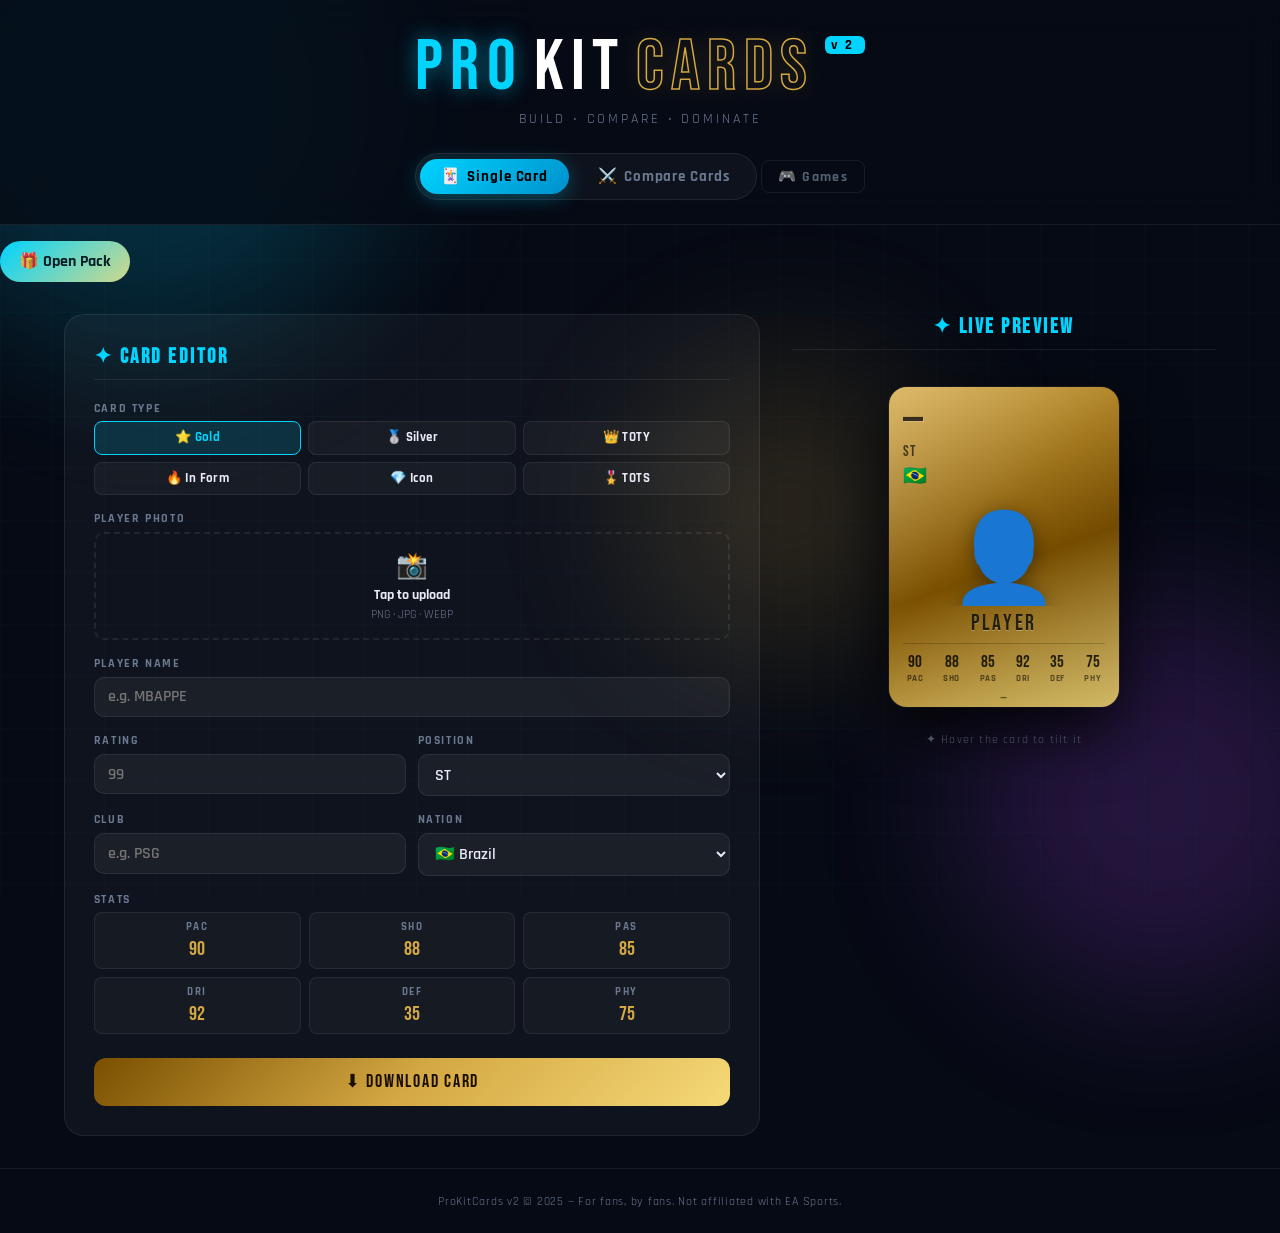
<file: index.html>
<!DOCTYPE html>
<html lang="en">
<head>
  <meta charset="UTF-8"/>
  <meta name="viewport" content="width=device-width, initial-scale=1.0"/>
  <title>ProKitCards — FIFA Card Generator</title>
  <link rel="manifest" href="manifest.json"/>
  <meta name="theme-color" content="#05060b"/>
  <meta name="mobile-web-app-capable" content="yes"/>
  <meta name="apple-mobile-web-app-status-bar-style" content="black-translucent"/>
  <link rel="apple-touch-icon" href="assets/icons/manifest-icon.svg"/>
  <link rel="stylesheet" href="style.css"/>
  <link href="https://fonts.googleapis.com/css2?family=Bebas+Neue&family=Rajdhani:wght@400;600;700&family=Orbitron:wght@400;700;900&display=swap" rel="stylesheet"/>
</head>
<body>

  <!-- Animated background -->
  <div class="bg-wrap">
    <div class="bg-grid"></div>
    <div class="bg-orb orb1"></div>
    <div class="bg-orb orb2"></div>
    <div class="bg-orb orb3"></div>
    <div class="particles" id="particles"></div>
  </div>

  <!-- Header -->
  <header class="site-header">
    <div class="header-inner">
      <div class="logo">
        <span class="logo-pro">PRO</span><span class="logo-kit">KIT</span><span class="logo-cards">CARDS</span>
        <div class="logo-badge">v2</div>
      </div>
      <p class="tagline">Build • Compare • Dominate</p>
      <div class="mode-toggle">
        <button class="mode-btn active" id="btnSingle" onclick="setMode('single')">
          <span class="mode-icon">🃏</span> Single Card
        </button>
        <button class="mode-btn" id="btnCompare" onclick="setMode('compare')">
          <span class="mode-icon">⚔️</span> Compare Cards
        </button>
      </div>
      <a href="games.html" style="
        font-family:'Rajdhani',sans-serif; font-weight:700;
        font-size:.9rem; letter-spacing:.1em; color:#556070;
        text-decoration:none; border:1px solid rgba(255,255,255,.08);
        padding:.4rem 1rem; border-radius:8px; margin-top:.8rem;
        display:inline-block; transition:all .2s;
      ">🎮 Games</a>

    </div>
  </header>
      <a class="pack-link" href="pack.html">🎁 Open Pack</a>
    </div>
  </header>

  <!-- SINGLE MODE -->
  <div class="app-container" id="singleMode">
    <div class="editor-wrap">

      <section class="editor-panel glass">
        <h2 class="panel-title">✦ Card Editor</h2>

        <div class="field-group">
          <label>Card Type</label>
          <div class="card-type-grid" id="typeGrid1">
            <button class="type-btn active" data-card="1" data-color="#d4a843,#7a4f00,#f5d978" onclick="selectType(this,1)">⭐ Gold</button>
            <button class="type-btn" data-card="1" data-color="#b0b8c8,#5a6878,#dde4f0" onclick="selectType(this,1)">🥈 Silver</button>
            <button class="type-btn" data-card="1" data-color="#1a1aff,#0000aa,#7ab4ff" onclick="selectType(this,1)">👑 TOTY</button>
            <button class="type-btn" data-card="1" data-color="#2ecc71,#1a7a44,#a8f0c8" onclick="selectType(this,1)">🔥 In Form</button>
            <button class="type-btn" data-card="1" data-color="#b44aff,#6600cc,#e0aaff" onclick="selectType(this,1)">💎 Icon</button>
            <button class="type-btn" data-card="1" data-color="#ff4040,#aa0000,#ffaaaa" onclick="selectType(this,1)">🎖️ TOTS</button>
          </div>
        </div>

        <div class="field-group">
          <label>Player Photo</label>
          <div class="upload-zone" onclick="document.getElementById('photo1').click()">
            <input type="file" id="photo1" accept="image/*" hidden onchange="loadPhoto(this,1)"/>
            <div class="upload-inner">
              <div class="upload-icon">📸</div>
              <span>Tap to upload</span>
              <small>PNG · JPG · WEBP</small>
            </div>
          </div>
        </div>

        <div class="field-group">
          <label>Player Name</label>
          <input type="text" class="text-input" placeholder="e.g. MBAPPE" maxlength="14" oninput="updateCard(1)" id="name1"/>
        </div>

        <div class="field-row">
          <div class="field-group half">
            <label>Rating</label>
            <input type="number" class="text-input" id="rating1" placeholder="99" min="1" max="99" oninput="updateCard(1)"/>
          </div>
          <div class="field-group half">
            <label>Position</label>
            <select class="text-input" id="pos1" onchange="updateCard(1)">
              <option>ST</option><option>CF</option><option>LW</option><option>RW</option>
              <option>CAM</option><option>CM</option><option>CDM</option>
              <option>LB</option><option>RB</option><option>CB</option><option>GK</option>
            </select>
          </div>
        </div>

        <div class="field-row">
          <div class="field-group half">
            <label>Club</label>
            <input type="text" class="text-input" id="club1" placeholder="e.g. PSG" oninput="updateCard(1)"/>
          </div>
          <div class="field-group half">
            <label>Nation</label>
            <select class="text-input" id="nation1" onchange="updateCard(1)">
              <option value="🇧🇷">🇧🇷 Brazil</option>
              <option value="🇵🇹">🇵🇹 Portugal</option>
              <option value="🇦🇷">🇦🇷 Argentina</option>
              <option value="🇫🇷">🇫🇷 France</option>
              <option value="🇩🇪">🇩🇪 Germany</option>
              <option value="🇪🇸">🇪🇸 Spain</option>
              <option value="🏴󠁧󠁢󠁥󠁮󠁧󠁿">🏴󠁧󠁢󠁥󠁮󠁧󠁿 England</option>
              <option value="🇳🇱">🇳🇱 Netherlands</option>
              <option value="🇧🇪">🇧🇪 Belgium</option>
              <option value="🇮🇹">🇮🇹 Italy</option>
              <option value="🇳🇴">🇳🇴 Norway</option>
              <option value="🇸🇳">🇸🇳 Senegal</option>
              <option value="🇧🇩">🇧🇩 Bangladesh</option>
              <option value="🇯🇵">🇯🇵 Japan</option>
              <option value="🇰🇷">🇰🇷 South Korea</option>
              <option value="🇺🇸">🇺🇸 USA</option>
            </select>
          </div>
        </div>

        <div class="field-group">
          <label>Stats</label>
          <div class="stats-grid">
            <div class="stat-input-item"><span class="stat-label">PAC</span><input type="number" id="s1-pac" class="stat-input" value="90" min="1" max="99" oninput="updateCard(1)"/></div>
            <div class="stat-input-item"><span class="stat-label">SHO</span><input type="number" id="s1-sho" class="stat-input" value="88" min="1" max="99" oninput="updateCard(1)"/></div>
            <div class="stat-input-item"><span class="stat-label">PAS</span><input type="number" id="s1-pas" class="stat-input" value="85" min="1" max="99" oninput="updateCard(1)"/></div>
            <div class="stat-input-item"><span class="stat-label">DRI</span><input type="number" id="s1-dri" class="stat-input" value="92" min="1" max="99" oninput="updateCard(1)"/></div>
            <div class="stat-input-item"><span class="stat-label">DEF</span><input type="number" id="s1-def" class="stat-input" value="35" min="1" max="99" oninput="updateCard(1)"/></div>
            <div class="stat-input-item"><span class="stat-label">PHY</span><input type="number" id="s1-phy" class="stat-input" value="75" min="1" max="99" oninput="updateCard(1)"/></div>
          </div>
        </div>

        <button class="download-btn" onclick="downloadCard('card1')">⬇ Download Card</button>
      </section>

      <section class="preview-panel">
        <h2 class="panel-title">✦ Live Preview</h2>
        <div class="card-wrapper">
          <div class="fifa-card" id="card1">
            <div class="card-bg" id="bg1"></div>
            <div class="card-shine"></div>
            <div class="card-top">
              <div class="card-rating" id="cr1">90</div>
              <div class="card-pos" id="cp1">ST</div>
              <div class="card-flag" id="cf1">🇧🇷</div>
            </div>
            <div class="card-photo-wrap">
              <div class="card-photo" id="cph1"><div class="photo-placeholder">👤</div></div>
            </div>
            <div class="card-name" id="cn1">PLAYER</div>
            <div class="card-divider"></div>
            <div class="card-stats" id="cst1">
              <div class="stat-item"><span class="sv">90</span><span class="sk">PAC</span></div>
              <div class="stat-item"><span class="sv">88</span><span class="sk">SHO</span></div>
              <div class="stat-item"><span class="sv">85</span><span class="sk">PAS</span></div>
              <div class="stat-item"><span class="sv">92</span><span class="sk">DRI</span></div>
              <div class="stat-item"><span class="sv">35</span><span class="sk">DEF</span></div>
              <div class="stat-item"><span class="sv">75</span><span class="sk">PHY</span></div>
            </div>
            <div class="card-club" id="ccl1">Club Name</div>
          </div>
        </div>
        <p class="preview-hint">✦ Hover the card to tilt it</p>
      </section>

    </div>
  </div>

  <!-- COMPARE MODE -->
  <div class="app-container hidden" id="compareMode">
    <div class="compare-header glass">
      <h2>⚔️ Head-to-Head Card Battle</h2>
      <p>Build two cards and see who wins each stat</p>
    </div>

    <div class="compare-grid">

      <!-- Player A -->
      <div class="compare-editor glass">
        <h3 class="compare-editor-title player-a-title">🔵 Player A</h3>
        <div class="field-group">
          <label>Card Type</label>
          <div class="card-type-grid" id="typeGrid2">
            <button class="type-btn active" data-card="2" data-color="#d4a843,#7a4f00,#f5d978" onclick="selectType(this,2)">⭐ Gold</button>
            <button class="type-btn" data-card="2" data-color="#b44aff,#6600cc,#e0aaff" onclick="selectType(this,2)">💎 Icon</button>
            <button class="type-btn" data-card="2" data-color="#1a1aff,#0000aa,#7ab4ff" onclick="selectType(this,2)">👑 TOTY</button>
          </div>
        </div>
        <div class="field-group">
          <label>Photo</label>
          <div class="upload-zone small" onclick="document.getElementById('photo2').click()">
            <input type="file" id="photo2" accept="image/*" hidden onchange="loadPhoto(this,2)"/>
            <div class="upload-inner"><div class="upload-icon">📸</div><span>Upload</span></div>
          </div>
        </div>
        <div class="field-group">
          <label>Name</label>
          <input type="text" class="text-input" id="name2" placeholder="PLAYER A" maxlength="14" oninput="updateCard(2);compareCards()"/>
        </div>
        <div class="field-row">
          <div class="field-group half"><label>Rating</label><input type="number" class="text-input" id="rating2" placeholder="99" min="1" max="99" oninput="updateCard(2);compareCards()"/></div>
          <div class="field-group half"><label>Position</label>
            <select class="text-input" id="pos2" onchange="updateCard(2)">
              <option>ST</option><option>CF</option><option>LW</option><option>RW</option>
              <option>CAM</option><option>CM</option><option>CDM</option>
              <option>LB</option><option>RB</option><option>CB</option><option>GK</option>
            </select>
          </div>
        </div>
        <div class="field-group">
          <label>Nation</label>
          <select class="text-input" id="nation2" onchange="updateCard(2)">
            <option value="🇧🇷">🇧🇷 Brazil</option><option value="🇵🇹">🇵🇹 Portugal</option>
            <option value="🇦🇷">🇦🇷 Argentina</option><option value="🇫🇷">🇫🇷 France</option>
            <option value="🇩🇪">🇩🇪 Germany</option><option value="🇪🇸">🇪🇸 Spain</option>
            <option value="🏴󠁧󠁢󠁥󠁮󠁧󠁿">🏴󠁧󠁢󠁥󠁮󠁧󠁿 England</option><option value="🇧🇩">🇧🇩 Bangladesh</option>
          </select>
        </div>
        <div class="field-group">
          <label>Stats</label>
          <div class="stats-grid">
            <div class="stat-input-item"><span class="stat-label">PAC</span><input type="number" id="s2-pac" class="stat-input" value="95" min="1" max="99" oninput="updateCard(2);compareCards()"/></div>
            <div class="stat-input-item"><span class="stat-label">SHO</span><input type="number" id="s2-sho" class="stat-input" value="92" min="1" max="99" oninput="updateCard(2);compareCards()"/></div>
            <div class="stat-input-item"><span class="stat-label">PAS</span><input type="number" id="s2-pas" class="stat-input" value="80" min="1" max="99" oninput="updateCard(2);compareCards()"/></div>
            <div class="stat-input-item"><span class="stat-label">DRI</span><input type="number" id="s2-dri" class="stat-input" value="96" min="1" max="99" oninput="updateCard(2);compareCards()"/></div>
            <div class="stat-input-item"><span class="stat-label">DEF</span><input type="number" id="s2-def" class="stat-input" value="30" min="1" max="99" oninput="updateCard(2);compareCards()"/></div>
            <div class="stat-input-item"><span class="stat-label">PHY</span><input type="number" id="s2-phy" class="stat-input" value="78" min="1" max="99" oninput="updateCard(2);compareCards()"/></div>
          </div>
        </div>
      </div>

      <!-- Center -->
      <div class="compare-center">
        <div class="vs-cards">
          <div class="fifa-card mini" id="card2">
            <div class="card-bg" id="bg2"></div>
            <div class="card-shine"></div>
            <div class="card-top"><div class="card-rating" id="cr2">95</div><div class="card-pos" id="cp2">ST</div><div class="card-flag" id="cf2">🇧🇷</div></div>
            <div class="card-photo-wrap"><div class="card-photo" id="cph2"><div class="photo-placeholder">👤</div></div></div>
            <div class="card-name" id="cn2">PLAYER A</div>
            <div class="card-divider"></div>
            <div class="card-stats" id="cst2">
              <div class="stat-item"><span class="sv">95</span><span class="sk">PAC</span></div>
              <div class="stat-item"><span class="sv">92</span><span class="sk">SHO</span></div>
              <div class="stat-item"><span class="sv">80</span><span class="sk">PAS</span></div>
              <div class="stat-item"><span class="sv">96</span><span class="sk">DRI</span></div>
              <div class="stat-item"><span class="sv">30</span><span class="sk">DEF</span></div>
              <div class="stat-item"><span class="sv">78</span><span class="sk">PHY</span></div>
            </div>
            <div class="card-club" id="ccl2">—</div>
          </div>

          <div class="vs-badge">VS</div>

          <div class="fifa-card mini" id="card3">
            <div class="card-bg" id="bg3"></div>
            <div class="card-shine"></div>
            <div class="card-top"><div class="card-rating" id="cr3">90</div><div class="card-pos" id="cp3">ST</div><div class="card-flag" id="cf3">🇵🇹</div></div>
            <div class="card-photo-wrap"><div class="card-photo" id="cph3"><div class="photo-placeholder">👤</div></div></div>
            <div class="card-name" id="cn3">PLAYER B</div>
            <div class="card-divider"></div>
            <div class="card-stats" id="cst3">
              <div class="stat-item"><span class="sv">85</span><span class="sk">PAC</span></div>
              <div class="stat-item"><span class="sv">94</span><span class="sk">SHO</span></div>
              <div class="stat-item"><span class="sv">88</span><span class="sk">PAS</span></div>
              <div class="stat-item"><span class="sv">90</span><span class="sk">DRI</span></div>
              <div class="stat-item"><span class="sv">35</span><span class="sk">DEF</span></div>
              <div class="stat-item"><span class="sv">77</span><span class="sk">PHY</span></div>
            </div>
            <div class="card-club" id="ccl3">—</div>
          </div>
        </div>

        <div class="stat-bars" id="statBars">
          <div class="stat-bar-row"><span class="bar-val a" id="bar-a-pac">95</span><div class="bar-track"><div class="bar-fill a" id="fill-a-pac"></div><div class="bar-fill b" id="fill-b-pac"></div></div><span class="bar-val b" id="bar-b-pac">85</span><span class="bar-label">PAC</span></div>
          <div class="stat-bar-row"><span class="bar-val a" id="bar-a-sho">92</span><div class="bar-track"><div class="bar-fill a" id="fill-a-sho"></div><div class="bar-fill b" id="fill-b-sho"></div></div><span class="bar-val b" id="bar-b-sho">94</span><span class="bar-label">SHO</span></div>
          <div class="stat-bar-row"><span class="bar-val a" id="bar-a-pas">80</span><div class="bar-track"><div class="bar-fill a" id="fill-a-pas"></div><div class="bar-fill b" id="fill-b-pas"></div></div><span class="bar-val b" id="bar-b-pas">88</span><span class="bar-label">PAS</span></div>
          <div class="stat-bar-row"><span class="bar-val a" id="bar-a-dri">96</span><div class="bar-track"><div class="bar-fill a" id="fill-a-dri"></div><div class="bar-fill b" id="fill-b-dri"></div></div><span class="bar-val b" id="bar-b-dri">90</span><span class="bar-label">DRI</span></div>
          <div class="stat-bar-row"><span class="bar-val a" id="bar-a-def">30</span><div class="bar-track"><div class="bar-fill a" id="fill-a-def"></div><div class="bar-fill b" id="fill-b-def"></div></div><span class="bar-val b" id="bar-b-def">35</span><span class="bar-label">DEF</span></div>
          <div class="stat-bar-row"><span class="bar-val a" id="bar-a-phy">78</span><div class="bar-track"><div class="bar-fill a" id="fill-a-phy"></div><div class="bar-fill b" id="fill-b-phy"></div></div><span class="bar-val b" id="bar-b-phy">77</span><span class="bar-label">PHY</span></div>
        </div>

        <div class="winner-banner" id="winnerBanner">🏆 <span id="winnerName">PLAYER A wins!</span></div>
      </div>

      <!-- Player B -->
      <div class="compare-editor glass">
        <h3 class="compare-editor-title player-b-title">🔴 Player B</h3>
        <div class="field-group">
          <label>Card Type</label>
          <div class="card-type-grid" id="typeGrid3">
            <button class="type-btn active" data-card="3" data-color="#d4a843,#7a4f00,#f5d978" onclick="selectType(this,3)">⭐ Gold</button>
            <button class="type-btn" data-card="3" data-color="#b44aff,#6600cc,#e0aaff" onclick="selectType(this,3)">💎 Icon</button>
            <button class="type-btn" data-card="3" data-color="#ff4040,#aa0000,#ffaaaa" onclick="selectType(this,3)">🎖️ TOTS</button>
          </div>
        </div>
        <div class="field-group">
          <label>Photo</label>
          <div class="upload-zone small" onclick="document.getElementById('photo3').click()">
            <input type="file" id="photo3" accept="image/*" hidden onchange="loadPhoto(this,3)"/>
            <div class="upload-inner"><div class="upload-icon">📸</div><span>Upload</span></div>
          </div>
        </div>
        <div class="field-group">
          <label>Name</label>
          <input type="text" class="text-input" id="name3" placeholder="PLAYER B" maxlength="14" oninput="updateCard(3);compareCards()"/>
        </div>
        <div class="field-row">
          <div class="field-group half"><label>Rating</label><input type="number" class="text-input" id="rating3" placeholder="99" min="1" max="99" oninput="updateCard(3);compareCards()"/></div>
          <div class="field-group half"><label>Position</label>
            <select class="text-input" id="pos3" onchange="updateCard(3)">
              <option>ST</option><option>CF</option><option>LW</option><option>RW</option>
              <option>CAM</option><option>CM</option><option>CDM</option>
              <option>LB</option><option>RB</option><option>CB</option><option>GK</option>
            </select>
          </div>
        </div>
        <div class="field-group">
          <label>Nation</label>
          <select class="text-input" id="nation3" onchange="updateCard(3)">
            <option value="🇵🇹">🇵🇹 Portugal</option><option value="🇧🇷">🇧🇷 Brazil</option>
            <option value="🇦🇷">🇦🇷 Argentina</option><option value="🇫🇷">🇫🇷 France</option>
            <option value="🇩🇪">🇩🇪 Germany</option><option value="🇪🇸">🇪🇸 Spain</option>
            <option value="🏴󠁧󠁢󠁥󠁮󠁧󠁿">🏴󠁧󠁢󠁥󠁮󠁧󠁿 England</option><option value="🇧🇩">🇧🇩 Bangladesh</option>
          </select>
        </div>
        <div class="field-group">
          <label>Stats</label>
          <div class="stats-grid">
            <div class="stat-input-item"><span class="stat-label">PAC</span><input type="number" id="s3-pac" class="stat-input" value="85" min="1" max="99" oninput="updateCard(3);compareCards()"/></div>
            <div class="stat-input-item"><span class="stat-label">SHO</span><input type="number" id="s3-sho" class="stat-input" value="94" min="1" max="99" oninput="updateCard(3);compareCards()"/></div>
            <div class="stat-input-item"><span class="stat-label">PAS</span><input type="number" id="s3-pas" class="stat-input" value="88" min="1" max="99" oninput="updateCard(3);compareCards()"/></div>
            <div class="stat-input-item"><span class="stat-label">DRI</span><input type="number" id="s3-dri" class="stat-input" value="90" min="1" max="99" oninput="updateCard(3);compareCards()"/></div>
            <div class="stat-input-item"><span class="stat-label">DEF</span><input type="number" id="s3-def" class="stat-input" value="35" min="1" max="99" oninput="updateCard(3);compareCards()"/></div>
            <div class="stat-input-item"><span class="stat-label">PHY</span><input type="number" id="s3-phy" class="stat-input" value="77" min="1" max="99" oninput="updateCard(3);compareCards()"/></div>
          </div>
        </div>
      </div>

    </div>
  </div>

  <footer class="site-footer">
    <p>ProKitCards v2 &copy; 2025 &mdash; For fans, by fans. Not affiliated with EA Sports.</p>
  </footer>

  <script src="script.js"></script>
</body>
</html>
</file>
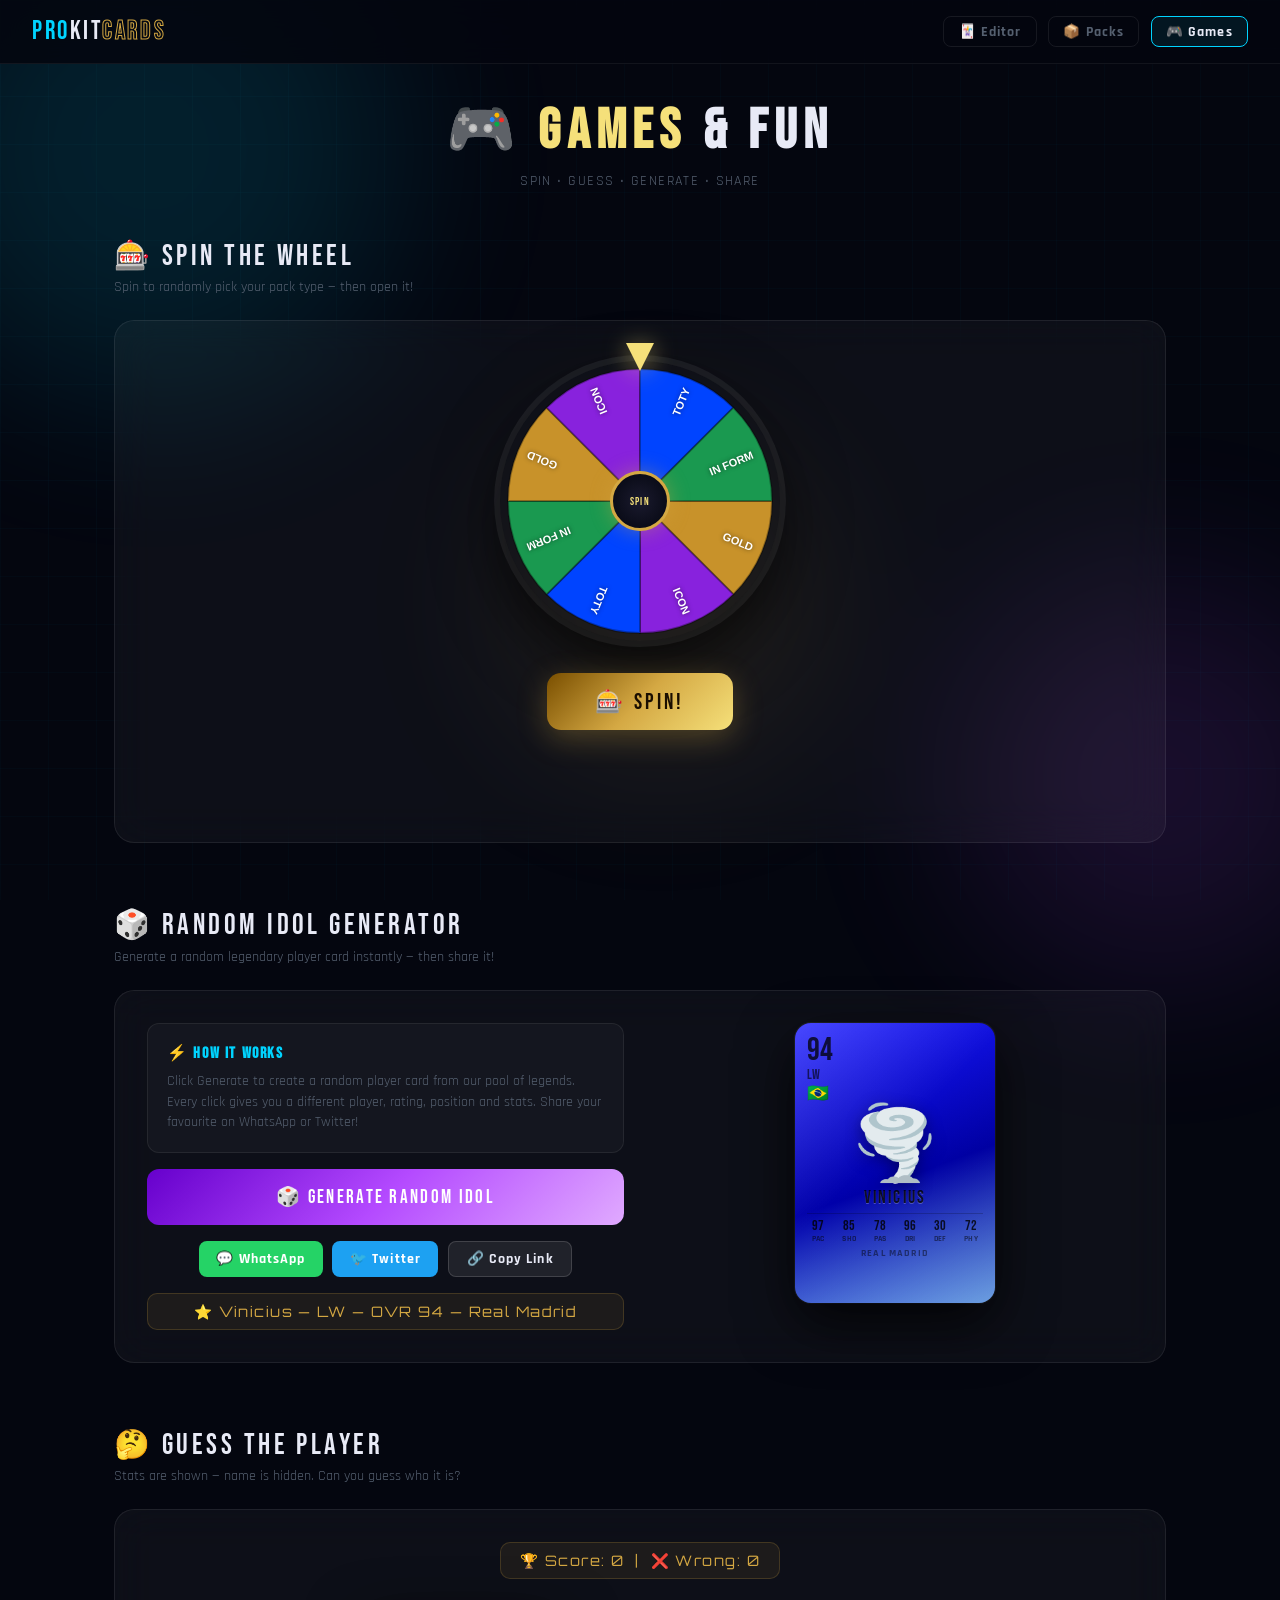
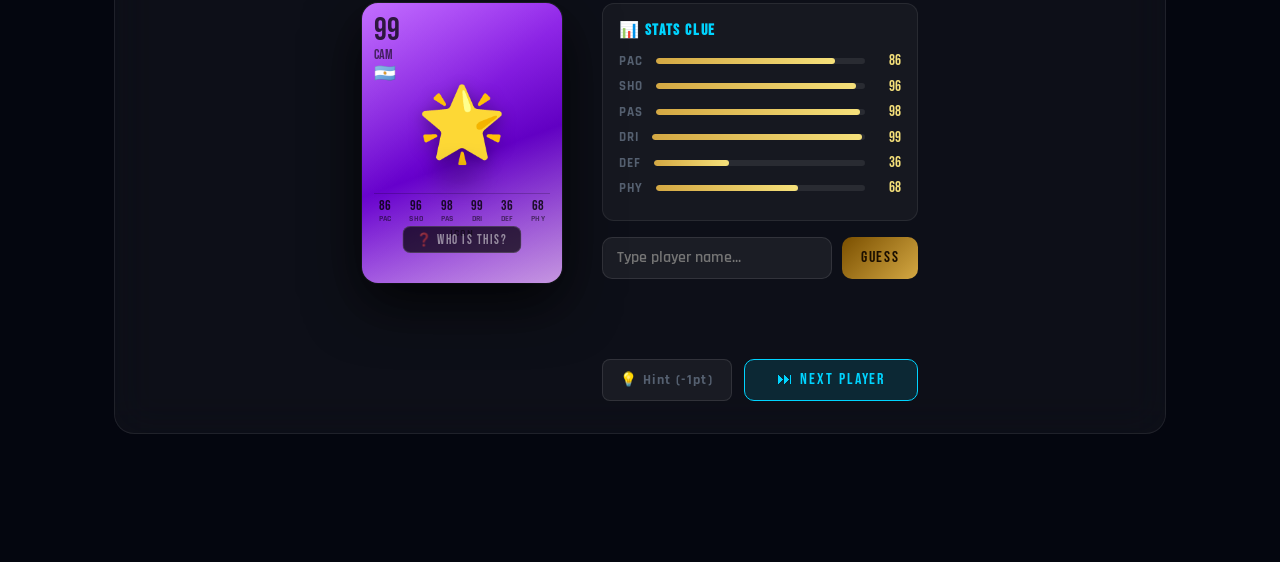
<file: Games.html>
<!DOCTYPE html>
<html lang="en">
<head>
  <meta charset="UTF-8"/>
  <meta name="viewport" content="width=device-width, initial-scale=1.0"/>
  <title>ProKitCards — Games</title>
  <link rel="manifest" href="manifest.json"/>
  <meta name="theme-color" content="#05060b"/>
  <meta name="mobile-web-app-capable" content="yes"/>
  <meta name="apple-mobile-web-app-status-bar-style" content="black-translucent"/>
  <link rel="apple-touch-icon" href="assets/icons/manifest-icon.svg"/>
  <link href="https://fonts.googleapis.com/css2?family=Bebas+Neue&family=Rajdhani:wght@400;600;700&family=Orbitron:wght@700;900&display=swap" rel="stylesheet"/>
  <style>
    *, *::before, *::after { box-sizing: border-box; margin: 0; padding: 0; }
    :root {
      --bg: #04060f; --gold1: #d4a843; --gold2: #f5e07a; --gold3: #7a4f00;
      --accent: #00d4ff; --text: #e8eaf6; --muted: #556070;
      --green: #2ecc71; --purple: #b44aff; --red: #ff4060;
      --font-h: 'Bebas Neue', sans-serif;
      --font-b: 'Rajdhani', sans-serif;
      --font-o: 'Orbitron', sans-serif;
    }
    html, body { min-height: 100%; background: var(--bg); color: var(--text); font-family: var(--font-b); overflow-x: hidden; }
    .bg-wrap { position: fixed; inset: 0; z-index: 0; pointer-events: none; }
    .bg-grid { position: absolute; inset: 0;
      background-image: linear-gradient(rgba(0,212,255,.025) 1px, transparent 1px), linear-gradient(90deg, rgba(0,212,255,.025) 1px, transparent 1px);
      background-size: 48px 48px; animation: gridDrift 25s linear infinite; }
    @keyframes gridDrift { to { background-position: 48px 48px; } }
    .bg-orb { position: absolute; border-radius: 50%; filter: blur(90px); opacity: .12; animation: orbFloat 9s ease-in-out infinite; }
    .orb1 { width:500px; height:500px; background:#00d4ff; top:-100px; left:-100px; animation-delay:0s; }
    .orb2 { width:400px; height:400px; background:#b44aff; bottom:-80px; right:-80px; animation-delay:-4s; }
    .orb3 { width:300px; height:300px; background:#d4a843; top:50%; left:40%; animation-delay:-7s; }
    @keyframes orbFloat { 0%,100%{transform:translateY(0) scale(1)} 50%{transform:translateY(-28px) scale(1.06)} }
    nav { position: relative; z-index: 100; display: flex; align-items: center; justify-content: space-between;
      padding: 1rem 2rem; border-bottom: 1px solid rgba(255,255,255,.06);
      background: rgba(4,6,15,.88); backdrop-filter: blur(18px); }
    .nav-logo { font-family: var(--font-h); font-size: 1.6rem; letter-spacing: .1em; }
    .nav-logo .p { color: var(--accent); } .nav-logo .c { color: transparent; -webkit-text-stroke: 1px var(--gold1); }
    .nav-links { display: flex; gap: .7rem; }
    .nav-link { font-family: var(--font-b); font-weight: 700; font-size: .85rem; letter-spacing: .08em;
      color: var(--muted); text-decoration: none; border: 1px solid rgba(255,255,255,.08);
      padding: .35rem .9rem; border-radius: 8px; transition: all .2s; }
    .nav-link:hover, .nav-link.active { color: var(--text); border-color: var(--accent); background: rgba(0,212,255,.08); }
    .page { position: relative; z-index: 10; max-width: 1100px; margin: 0 auto; padding: 2rem 1.5rem 4rem; }
    .page-title { font-family: var(--font-h); font-size: clamp(2rem,6vw,3.5rem); letter-spacing: .12em; text-align: center; margin-bottom: .4rem; }
    .page-title span { color: var(--gold2); }
    .page-sub { text-align: center; color: var(--muted); letter-spacing: .1em; font-size: .9rem; text-transform: uppercase; margin-bottom: 3rem; }
    .section { margin-bottom: 4rem; }
    .section-title { font-family: var(--font-h); font-size: 1.8rem; letter-spacing: .12em; margin-bottom: .3rem; }
    .section-desc { color: var(--muted); font-size: .9rem; margin-bottom: 1.5rem; }
    .glass { background: rgba(255,255,255,.04); backdrop-filter: blur(20px); border: 1px solid rgba(255,255,255,.08); border-radius: 20px; }
    .wheel-wrap { display: flex; flex-direction: column; align-items: center; gap: 2rem; padding: 2.5rem; }
    .wheel-area { position: relative; display: flex; align-items: center; justify-content: center; }
    .wheel-pointer { position: absolute; top: -18px; left: 50%; transform: translateX(-50%);
      width: 0; height: 0; border-left: 14px solid transparent; border-right: 14px solid transparent;
      border-top: 28px solid var(--gold2); filter: drop-shadow(0 4px 12px rgba(245,224,122,.6)); z-index: 10; }
    canvas#wheelCanvas { border-radius: 50%; box-shadow: 0 0 0 6px rgba(255,255,255,.06), 0 24px 64px rgba(0,0,0,.8); }
    .wheel-center { position: absolute; width: 60px; height: 60px; border-radius: 50%;
      background: radial-gradient(circle, #1a1a2e, #04060f); border: 3px solid var(--gold1);
      box-shadow: 0 0 20px rgba(212,168,67,.4); display: flex; align-items: center; justify-content: center;
      font-family: var(--font-h); font-size: .7rem; letter-spacing: .1em; color: var(--gold2); }
    .spin-btn { font-family: var(--font-h); font-size: 1.4rem; letter-spacing: .15em; padding: .9rem 3rem;
      background: linear-gradient(135deg, var(--gold3), var(--gold1), var(--gold2));
      border: none; border-radius: 14px; color: #1a0e00; cursor: pointer;
      transition: all .25s; position: relative; overflow: hidden; box-shadow: 0 8px 30px rgba(212,168,67,.3); }
    .spin-btn:disabled { opacity: .5; cursor: not-allowed; }
    .spin-btn::after { content:''; position:absolute; inset:0; background:linear-gradient(90deg,transparent,rgba(255,255,255,.3),transparent); transform:translateX(-100%); transition:transform .5s; }
    .spin-btn:hover:not(:disabled)::after { transform:translateX(100%); }
    .spin-btn:hover:not(:disabled) { transform:translateY(-2px); box-shadow:0 12px 40px rgba(212,168,67,.5); }
    .wheel-result { font-family: var(--font-h); font-size: 1.6rem; letter-spacing: .15em; text-align: center; min-height: 2.5rem; }
    .wheel-result.show { animation: resultPop .4s cubic-bezier(.23,1,.32,1); }
    @keyframes resultPop { from{transform:scale(.5);opacity:0} to{transform:scale(1);opacity:1} }
    .wheel-result .go-btn { font-family:var(--font-b); font-size:1rem; font-weight:700; letter-spacing:.1em;
      background:rgba(0,212,255,.15); border:1px solid var(--accent); color:var(--accent);
      padding:.4rem 1.2rem; border-radius:8px; cursor:pointer; margin-left:.8rem;
      transition:all .2s; text-decoration:none; display:inline-block; }
    .wheel-result .go-btn:hover { background:rgba(0,212,255,.3); }

    .fifa-card { width:200px; height:280px; border-radius:16px; position:relative; overflow:hidden;
      cursor:pointer; box-shadow:0 20px 56px rgba(0,0,0,.8),0 0 0 1px rgba(255,255,255,.08);
      transition:transform .35s cubic-bezier(.23,1,.32,1),box-shadow .35s; animation:cardIn .5s cubic-bezier(.23,1,.32,1) both; }
    @keyframes cardIn { from{transform:scale(.8) rotateY(-20deg);opacity:0} to{transform:scale(1) rotateY(0);opacity:1} }
    .fifa-card:hover { transform:scale(1.06) rotate(-1.5deg); box-shadow:0 30px 70px rgba(0,0,0,.9),0 0 40px rgba(212,168,67,.2); }
    .fifa-card .holo { position:absolute; inset:0; z-index:5; opacity:0; pointer-events:none;
      background:linear-gradient(105deg,transparent 20%,rgba(255,0,128,.15) 30%,rgba(255,255,0,.15) 40%,rgba(0,255,128,.15) 50%,rgba(0,128,255,.15) 60%,rgba(128,0,255,.15) 70%,transparent 80%);
      background-size:200% 200%; mix-blend-mode:overlay; transition:opacity .3s; }
    .fifa-card:hover .holo { opacity:1; animation:holoShift 1.5s linear infinite; }
    @keyframes holoShift { 0%{background-position:0% 50%} 100%{background-position:200% 50%} }
    .card-bg { position:absolute; inset:0; z-index:0; }
    .card-shine { position:absolute; inset:0; z-index:1; background:linear-gradient(135deg,rgba(255,255,255,.2) 0%,transparent 45%,rgba(0,0,0,.12) 100%); pointer-events:none; }
    .card-inner { position:relative; z-index:2; height:100%; display:flex; flex-direction:column; align-items:center; padding:12px 0 8px; }
    .c-top { align-self:flex-start; padding-left:12px; margin-bottom:2px; }
    .c-rating { font-family:var(--font-h); font-size:2rem; line-height:1; color:rgba(0,0,0,.75); }
    .c-pos { font-family:var(--font-h); font-size:.85rem; color:rgba(0,0,0,.6); }
    .c-flag { font-size:1.1rem; }
    .c-photo { font-size:4.5rem; line-height:1; margin:4px 0; filter:drop-shadow(0 4px 8px rgba(0,0,0,.4)); }
    .c-name { font-family:var(--font-h); font-size:1.1rem; letter-spacing:.12em; color:rgba(0,0,0,.8); text-shadow:0 1px 0 rgba(255,255,255,.25); }
    .c-divider { width:calc(100% - 24px); height:1px; background:rgba(0,0,0,.2); margin:5px 0; }
    .c-stats { display:flex; justify-content:space-around; width:100%; padding:0 8px; }
    .c-stat { display:flex; flex-direction:column; align-items:center; gap:1px; }
    .c-sv { font-family:var(--font-h); font-size:.9rem; color:rgba(0,0,0,.8); line-height:1; }
    .c-sk { font-size:.48rem; font-weight:700; color:rgba(0,0,0,.5); letter-spacing:.05em; font-family:var(--font-b); }
    .c-club { font-family:var(--font-b); font-size:.6rem; font-weight:700; letter-spacing:.12em; text-transform:uppercase; color:rgba(0,0,0,.45); margin-top:3px; }

    .random-wrap { display:grid; grid-template-columns:1fr 1fr; gap:2rem; padding:2rem; align-items:start; }
    .random-controls { display:flex; flex-direction:column; gap:1rem; }
    .random-info { background:rgba(255,255,255,.03); border:1px solid rgba(255,255,255,.07); border-radius:12px; padding:1.2rem; }
    .random-info h4 { font-family:var(--font-h); font-size:1rem; letter-spacing:.1em; color:var(--accent); margin-bottom:.5rem; }
    .random-info p { font-size:.85rem; color:var(--muted); line-height:1.5; }
    .random-btn { font-family:var(--font-h); font-size:1.2rem; letter-spacing:.12em; padding:1rem;
      background:linear-gradient(135deg,#6600cc,var(--purple),#e0aaff); border:none; border-radius:12px;
      color:#fff; cursor:pointer; transition:all .25s; position:relative; overflow:hidden; }
    .random-btn::after { content:''; position:absolute; inset:0; background:linear-gradient(90deg,transparent,rgba(255,255,255,.2),transparent); transform:translateX(-100%); transition:transform .5s; }
    .random-btn:hover::after { transform:translateX(100%); }
    .random-btn:hover { transform:translateY(-2px); box-shadow:0 8px 30px rgba(180,74,255,.4); }
    .random-card-wrap { display:flex; justify-content:center; }
    .share-row { display:flex; gap:.6rem; justify-content:center; flex-wrap:wrap; }
    .share-btn { font-family:var(--font-b); font-weight:700; font-size:.85rem; letter-spacing:.08em;
      padding:.5rem 1.1rem; border-radius:8px; border:none; cursor:pointer; transition:all .2s;
      display:flex; align-items:center; gap:.4em; text-decoration:none; }
    .share-wa { background:#25D366; color:#fff; }
    .share-tw { background:#1DA1F2; color:#fff; }
    .share-cp { background:rgba(255,255,255,.08); border:1px solid rgba(255,255,255,.15); color:var(--text); }
    .share-btn:hover { transform:translateY(-2px); filter:brightness(1.15); }
    .copied-msg { font-size:.8rem; color:var(--green); letter-spacing:.1em; display:none; }
    .copied-msg.show { display:block; animation:fadeIn .3s ease; }
    @keyframes fadeIn { from{opacity:0} to{opacity:1} }
    .score-display { font-family:var(--font-o); font-size:.9rem; letter-spacing:.1em; color:var(--gold1);
      background:rgba(212,168,67,.08); border:1px solid rgba(212,168,67,.2); border-radius:10px; padding:.5rem 1.2rem; text-align:center; }

    .guess-wrap { padding:2rem; display:flex; flex-direction:column; align-items:center; gap:1.5rem; }
    .guess-card-area { display:flex; gap:2.5rem; align-items:flex-start; flex-wrap:wrap; justify-content:center; }
    .guess-card-container { position:relative; }
    .name-blur { filter:blur(12px) brightness(.5) !important; transition:filter .4s; }
    .reveal-overlay { position:absolute; bottom:30px; left:50%; transform:translateX(-50%);
      background:rgba(0,0,0,.7); border:1px solid rgba(255,255,255,.15); border-radius:8px; padding:.3rem .8rem;
      font-family:var(--font-h); font-size:.8rem; letter-spacing:.12em; color:rgba(255,255,255,.5); white-space:nowrap; pointer-events:none; }
    .guess-panel { display:flex; flex-direction:column; gap:1rem; min-width:260px; max-width:340px; }
    .guess-stats-hint { background:rgba(255,255,255,.04); border:1px solid rgba(255,255,255,.08); border-radius:12px; padding:1rem; }
    .guess-stats-hint h4 { font-family:var(--font-h); font-size:1rem; letter-spacing:.1em; color:var(--accent); margin-bottom:.7rem; }
    .hint-stat-row { display:flex; justify-content:space-between; align-items:center; margin-bottom:.4rem; }
    .hint-stat-label { font-size:.8rem; color:var(--muted); font-weight:700; letter-spacing:.08em; }
    .hint-stat-bar { flex:1; height:6px; background:rgba(255,255,255,.08); border-radius:3px; margin:0 .8rem; overflow:hidden; }
    .hint-stat-fill { height:100%; border-radius:3px; background:linear-gradient(90deg,var(--gold1),var(--gold2)); }
    .hint-stat-val { font-family:var(--font-h); font-size:.95rem; color:var(--gold2); width:24px; text-align:right; }
    .guess-input-row { display:flex; gap:.6rem; }
    .guess-input { flex:1; background:rgba(255,255,255,.06); border:1px solid rgba(255,255,255,.1);
      border-radius:10px; color:var(--text); font-family:var(--font-b); font-size:1rem; font-weight:600;
      padding:.6rem .9rem; outline:none; transition:border-color .2s; }
    .guess-input:focus { border-color:var(--accent); }
    .guess-submit { font-family:var(--font-h); font-size:1rem; letter-spacing:.1em; padding:.6rem 1.2rem;
      background:linear-gradient(135deg,var(--gold3),var(--gold1)); border:none; border-radius:10px;
      color:#1a0e00; cursor:pointer; transition:all .2s; white-space:nowrap; }
    .guess-submit:hover { transform:translateY(-1px); box-shadow:0 6px 20px rgba(212,168,67,.3); }
    .guess-feedback { font-family:var(--font-h); font-size:1.2rem; letter-spacing:.12em; text-align:center; min-height:2rem; }
    .guess-feedback.correct { color:var(--green); animation:resultPop .4s both; }
    .guess-feedback.wrong   { color:var(--red); animation:shake .4s both; }
    @keyframes shake { 0%,100%{transform:translateX(0)} 25%{transform:translateX(-8px)} 75%{transform:translateX(8px)} }
    .guess-hints-used { font-size:.8rem; color:var(--muted); letter-spacing:.08em; text-align:center; }
    .hint-btn { font-family:var(--font-b); font-weight:700; font-size:.85rem; letter-spacing:.1em;
      padding:.5rem 1.1rem; background:rgba(255,255,255,.05); border:1px solid rgba(255,255,255,.1);
      border-radius:8px; color:var(--muted); cursor:pointer; transition:all .2s; }
    .hint-btn:hover { border-color:var(--gold1); color:var(--gold1); }
    .next-btn { font-family:var(--font-h); font-size:1rem; letter-spacing:.12em; padding:.65rem 2rem;
      background:rgba(0,212,255,.12); border:1px solid var(--accent); border-radius:10px; color:var(--accent); cursor:pointer; transition:all .2s; }
    .next-btn:hover { background:rgba(0,212,255,.25); }
    .btn-row { display:flex; gap:.8rem; flex-wrap:wrap; justify-content:center; }

    @media(max-width:720px) {
      .random-wrap { grid-template-columns:1fr; }
      .guess-card-area { flex-direction:column; align-items:center; }
      .nav-links { gap:.4rem; }
      .nav-link { font-size:.75rem; padding:.3rem .6rem; }
    }
  </style>
</head>
<body>
<div class="bg-wrap">
  <div class="bg-grid"></div>
  <div class="bg-orb orb1"></div>
  <div class="bg-orb orb2"></div>
  <div class="bg-orb orb3"></div>
</div>

<nav>
  <div class="nav-logo"><span class="p">PRO</span><span>KIT</span><span class="c">CARDS</span></div>
  <div class="nav-links">
    <a href="index.html" class="nav-link">🃏 Editor</a>
    <a href="pack.html"  class="nav-link">📦 Packs</a>
    <a href="games.html" class="nav-link active">🎮 Games</a>
  </div>
</nav>

<div class="page">
  <h1 class="page-title">🎮 <span>Games</span> & Fun</h1>
  <p class="page-sub">Spin • Guess • Generate • Share</p>

  <!-- SPIN THE WHEEL -->
  <div class="section">
    <div class="section-title">🎰 Spin the Wheel</div>
    <p class="section-desc">Spin to randomly pick your pack type — then open it!</p>
    <div class="glass">
      <div class="wheel-wrap">
        <div class="wheel-area">
          <div class="wheel-pointer"></div>
          <canvas id="wheelCanvas" width="280" height="280"></canvas>
          <div class="wheel-center">SPIN</div>
        </div>
        <button class="spin-btn" id="spinBtn" onclick="spinWheel()">🎰 SPIN!</button>
        <div class="wheel-result" id="wheelResult"></div>
      </div>
    </div>
  </div>

  <!-- RANDOM GENERATOR + SHARE -->
  <div class="section">
    <div class="section-title">🎲 Random Idol Generator</div>
    <p class="section-desc">Generate a random legendary player card instantly — then share it!</p>
    <div class="glass">
      <div class="random-wrap">
        <div class="random-controls">
          <div class="random-info">
            <h4>⚡ How it works</h4>
            <p>Click Generate to create a random player card from our pool of legends. Every click gives you a different player, rating, position and stats. Share your favourite on WhatsApp or Twitter!</p>
          </div>
          <button class="random-btn" onclick="generateRandom()">🎲 Generate Random Idol</button>
          <div class="share-row" id="shareRow" style="display:none">
            <button class="share-btn share-wa" onclick="shareWhatsApp()">💬 WhatsApp</button>
            <button class="share-btn share-tw" onclick="shareTwitter()">🐦 Twitter</button>
            <button class="share-btn share-cp" onclick="copyLink()">🔗 Copy Link</button>
          </div>
          <div class="copied-msg" id="copiedMsg">✅ Link copied to clipboard!</div>
          <div class="score-display" id="randomInfo" style="display:none"></div>
        </div>
        <div class="random-card-wrap">
          <div id="randomCardSlot"></div>
        </div>
      </div>
    </div>
  </div>

  <!-- GUESS THE PLAYER -->
  <div class="section">
    <div class="section-title">🤔 Guess the Player</div>
    <p class="section-desc">Stats are shown — name is hidden. Can you guess who it is?</p>
    <div class="glass">
      <div class="guess-wrap">
        <div class="score-display" id="scoreDisplay">🏆 Score: <span id="scoreNum">0</span> &nbsp;|&nbsp; ❌ Wrong: <span id="wrongNum">0</span></div>
        <div class="guess-card-area">
          <div class="guess-card-container">
            <div id="guessCardSlot"></div>
            <div class="reveal-overlay" id="revealOverlay">❓ Who is this?</div>
          </div>
          <div class="guess-panel">
            <div class="guess-stats-hint" id="statsHint"></div>
            <div class="guess-input-row">
              <input type="text" class="guess-input" id="guessInput" placeholder="Type player name..." onkeydown="if(event.key==='Enter') submitGuess()"/>
              <button class="guess-submit" onclick="submitGuess()">GUESS</button>
            </div>
            <div class="guess-feedback" id="guessFeedback"></div>
            <div class="guess-hints-used" id="hintsUsed"></div>
            <div class="btn-row">
              <button class="hint-btn" onclick="revealHint()">💡 Hint (-1pt)</button>
              <button class="next-btn" onclick="nextPlayer()">⏭ Next Player</button>
            </div>
          </div>
        </div>
      </div>
    </div>
  </div>
</div>

<script>
const ALL_PLAYERS = [
  {name:'Ronaldo',    flag:'🇵🇹',pos:'ST', rat:99,pac:91,sho:99,pas:80,dri:96,def:35,phy:88,club:'Icon',       emoji:'🐐',hints:['Portuguese legend','Won 5 Ballon d\'Or','Plays in Saudi Arabia']},
  {name:'Messi',      flag:'🇦🇷',pos:'CAM',rat:99,pac:86,sho:96,pas:98,dri:99,def:36,phy:68,club:'Icon',       emoji:'🌟',hints:['Argentine magician','8 Ballon d\'Or wins','2022 World Cup winner']},
  {name:'Mbappe',     flag:'🇫🇷',pos:'ST', rat:96,pac:99,sho:94,pas:82,dri:97,def:38,phy:81,club:'Real Madrid',emoji:'⚡',hints:['Fastest player alive','French superstar','Joined Real Madrid in 2024']},
  {name:'Haaland',    flag:'🇳🇴',pos:'ST', rat:95,pac:89,sho:97,pas:66,dri:86,def:45,phy:95,club:'Man City',   emoji:'🔥',hints:['Goal machine','Norwegian striker','Plays for Man City']},
  {name:'Neymar',     flag:'🇧🇷',pos:'LW', rat:94,pac:91,sho:87,pas:86,dri:99,def:30,phy:65,club:'Al-Hilal',   emoji:'🌀',hints:['Brazilian flair master','Former PSG star','Known for skill moves']},
  {name:'De Bruyne',  flag:'🇧🇪',pos:'CM', rat:95,pac:78,sho:88,pas:98,dri:91,def:64,phy:77,club:'Man City',   emoji:'🎯',hints:['Belgian playmaker','Best passer in world','Man City captain']},
  {name:'Salah',      flag:'🇪🇬',pos:'RW', rat:91,pac:94,sho:90,pas:81,dri:93,def:45,phy:74,club:'Liverpool',  emoji:'⚡',hints:['Egyptian King','Liverpool winger','Golden Boot winner']},
  {name:'Vinicius',   flag:'🇧🇷',pos:'LW', rat:94,pac:97,sho:85,pas:78,dri:96,def:30,phy:72,club:'Real Madrid',emoji:'🌪️',hints:['Brazilian winger','Real Madrid star','2022 UCL final scorer']},
  {name:'Bellingham', flag:'🏴󠁧󠁢󠁥󠁮󠁧󠁿',pos:'CM', rat:94,pac:82,sho:87,pas:88,dri:92,def:74,phy:86,club:'Real Madrid',emoji:'💥',hints:['English midfielder','Youngest at Real Madrid','Former Dortmund star']},
  {name:'Lewandowski',flag:'🇵🇱',pos:'ST', rat:91,pac:78,sho:95,pas:79,dri:86,def:44,phy:82,club:'Barcelona',  emoji:'💪',hints:['Polish goal machine','Plays for Barcelona','Multiple Bundesliga top scorer']},
  {name:'Benzema',    flag:'🇫🇷',pos:'CF', rat:91,pac:76,sho:93,pas:83,dri:91,def:38,phy:80,club:'Al-Ittihad', emoji:'🔥',hints:['2022 Ballon d\'Or winner','French striker','Former Real Madrid legend']},
  {name:'Zidane',     flag:'🇫🇷',pos:'CAM',rat:98,pac:76,sho:87,pas:97,dri:98,def:66,phy:79,club:'Icon',       emoji:'💫',hints:['French maestro icon','World Cup 1998 winner','The Zidane turn']},
];

const TYPE_COLORS = {
  gold:  ['#d4a843','#7a4f00','#f5d978'],
  icon:  ['#b44aff','#6600cc','#e0aaff'],
  toty:  ['#1a1aff','#0000aa','#7ab4ff'],
  silver:['#b0b8c8','#5a6878','#dde4f0'],
};

function getColors(rat) {
  if (rat >= 98) return TYPE_COLORS.icon;
  if (rat >= 94) return TYPE_COLORS.toty;
  if (rat >= 90) return TYPE_COLORS.gold;
  return TYPE_COLORS.silver;
}

function buildCard(p, hideName=false) {
  const [c1,c2,c3] = getColors(p.rat);
  return `
    <div class="fifa-card">
      <div class="card-bg" style="background:linear-gradient(160deg,${c1} 0%,${c2} 55%,${c3} 100%)"></div>
      <div class="holo"></div>
      <div class="card-shine"></div>
      <div class="card-inner">
        <div class="c-top">
          <div class="c-rating">${p.rat}</div>
          <div class="c-pos">${p.pos}</div>
          <div class="c-flag">${p.flag}</div>
        </div>
        <div class="c-photo">${p.emoji}</div>
        <div class="c-name ${hideName?'name-blur':''}" id="guessName">${p.name.toUpperCase()}</div>
        <div class="c-divider"></div>
        <div class="c-stats">
          <div class="c-stat"><span class="c-sv">${p.pac}</span><span class="c-sk">PAC</span></div>
          <div class="c-stat"><span class="c-sv">${p.sho}</span><span class="c-sk">SHO</span></div>
          <div class="c-stat"><span class="c-sv">${p.pas}</span><span class="c-sk">PAS</span></div>
          <div class="c-stat"><span class="c-sv">${p.dri}</span><span class="c-sk">DRI</span></div>
          <div class="c-stat"><span class="c-sv">${p.def}</span><span class="c-sk">DEF</span></div>
          <div class="c-stat"><span class="c-sv">${p.phy}</span><span class="c-sk">PHY</span></div>
        </div>
        <div class="c-club">${p.club}</div>
      </div>
    </div>`;
}

// ── SPIN THE WHEEL ────────────────────────────────────────────────────
const SEGMENTS = [
  {label:'GOLD',   color:'#c8922a',pack:'gold'},
  {label:'ICON',   color:'#8822dd',pack:'icon'},
  {label:'TOTY',   color:'#0044ff',pack:'toty'},
  {label:'IN FORM',color:'#1a9950',pack:'inform'},
  {label:'GOLD',   color:'#c8922a',pack:'gold'},
  {label:'ICON',   color:'#8822dd',pack:'icon'},
  {label:'TOTY',   color:'#0044ff',pack:'toty'},
  {label:'IN FORM',color:'#1a9950',pack:'inform'},
];
const NUM_SEG = SEGMENTS.length;
const SEG_ANG = (2*Math.PI)/NUM_SEG;
let wheelAngle=0, isSpinning=false;

function drawWheel(angle) {
  const canvas=document.getElementById('wheelCanvas');
  const ctx=canvas.getContext('2d');
  const cx=canvas.width/2, cy=canvas.height/2, r=cx-8;
  ctx.clearRect(0,0,canvas.width,canvas.height);
  SEGMENTS.forEach((seg,i)=>{
    const start=angle+i*SEG_ANG, end=start+SEG_ANG;
    ctx.beginPath(); ctx.moveTo(cx,cy); ctx.arc(cx,cy,r,start,end); ctx.closePath();
    ctx.fillStyle=seg.color; ctx.fill();
    ctx.strokeStyle='rgba(0,0,0,.3)'; ctx.lineWidth=2; ctx.stroke();
    ctx.save(); ctx.translate(cx,cy); ctx.rotate(start+SEG_ANG/2);
    ctx.textAlign='right'; ctx.fillStyle='#fff';
    ctx.font='bold 11px "Bebas Neue",sans-serif';
    ctx.shadowBlur=4; ctx.shadowColor='rgba(0,0,0,.5)';
    ctx.fillText(seg.label,r-10,4); ctx.restore();
  });
  ctx.beginPath(); ctx.arc(cx,cy,28,0,Math.PI*2);
  ctx.fillStyle='#04060f'; ctx.fill();
  ctx.strokeStyle='#d4a843'; ctx.lineWidth=3; ctx.stroke();
}
drawWheel(0);

function spinWheel() {
  if(isSpinning) return;
  isSpinning=true;
  document.getElementById('spinBtn').disabled=true;
  document.getElementById('wheelResult').textContent='';
  document.getElementById('wheelResult').classList.remove('show');
  const extraSpins=(Math.floor(Math.random()*5)+5)*2*Math.PI;
  const targetExtra=Math.random()*2*Math.PI;
  const total=extraSpins+targetExtra;
  const duration=3500, start=performance.now(), startAngle=wheelAngle;
  function animate(now) {
    const elapsed=now-start, progress=Math.min(elapsed/duration,1);
    const ease=1-Math.pow(1-progress,4);
    wheelAngle=startAngle+total*ease;
    drawWheel(wheelAngle);
    if(progress<1){ requestAnimationFrame(animate); }
    else {
      isSpinning=false;
      document.getElementById('spinBtn').disabled=false;
      const normalized=(((-wheelAngle-Math.PI/2)%(2*Math.PI))+2*Math.PI)%(2*Math.PI);
      const idx=Math.floor(normalized/SEG_ANG)%NUM_SEG;
      const winner=SEGMENTS[idx];
      const result=document.getElementById('wheelResult');
      result.innerHTML=`You got: <span style="color:var(--gold2)">${winner.label} PACK</span> <a class="go-btn" href="pack.html">Open Pack →</a>`;
      result.classList.add('show');
    }
  }
  requestAnimationFrame(animate);
}

// ── RANDOM GENERATOR + SHARE ──────────────────────────────────────────
let currentRandom=null;
function generateRandom() {
  const p=ALL_PLAYERS[Math.floor(Math.random()*ALL_PLAYERS.length)];
  currentRandom=p;
  document.getElementById('randomCardSlot').innerHTML=buildCard(p);
  document.getElementById('shareRow').style.display='flex';
  document.getElementById('randomInfo').style.display='block';
  document.getElementById('randomInfo').textContent=`⭐ ${p.name} — ${p.pos} — OVR ${p.rat} — ${p.club}`;
  document.getElementById('copiedMsg').classList.remove('show');
}
function shareWhatsApp() {
  if(!currentRandom) return;
  const p=currentRandom;
  const msg=`🔥 Check out my ProKitCards idol!\n⚽ ${p.name} | ${p.pos} | OVR ${p.rat}\n📊 PAC:${p.pac} SHO:${p.sho} PAS:${p.pas} DRI:${p.dri} DEF:${p.def} PHY:${p.phy}\n🌐 ${window.location.origin}`;
  window.open(`https://wa.me/?text=${encodeURIComponent(msg)}`,'_blank');
}
function shareTwitter() {
  if(!currentRandom) return;
  const p=currentRandom;
  const msg=`🔥 Just generated ${p.name} (OVR ${p.rat}) on ProKitCards! PAC:${p.pac} SHO:${p.sho} DRI:${p.dri} 🐐 #ProKitCards #FIFA`;
  window.open(`https://twitter.com/intent/tweet?text=${encodeURIComponent(msg)}`,'_blank');
}
function copyLink() {
  const text=currentRandom?`Check my ProKitCards idol: ${currentRandom.name} OVR ${currentRandom.rat}! ${window.location.origin}`:window.location.href;
  navigator.clipboard.writeText(text).then(()=>{
    const msg=document.getElementById('copiedMsg');
    msg.classList.add('show'); setTimeout(()=>msg.classList.remove('show'),3000);
  });
}

// ── GUESS THE PLAYER ──────────────────────────────────────────────────
let guessPlayer=null, guessScore=0, guessWrong=0, hintsRevealed=0, guessOver=false;
function loadGuessPlayer() {
  guessPlayer=ALL_PLAYERS[Math.floor(Math.random()*ALL_PLAYERS.length)];
  hintsRevealed=0; guessOver=false;
  document.getElementById('guessCardSlot').innerHTML=buildCard(guessPlayer,true);
  document.getElementById('revealOverlay').style.display='block';
  document.getElementById('guessFeedback').textContent='';
  document.getElementById('guessFeedback').className='guess-feedback';
  document.getElementById('guessInput').value='';
  document.getElementById('hintsUsed').textContent='';
  document.getElementById('guessInput').disabled=false;
  const stats=['pac','sho','pas','dri','def','phy'];
  const html=stats.map(s=>`
    <div class="hint-stat-row">
      <span class="hint-stat-label">${s.toUpperCase()}</span>
      <div class="hint-stat-bar"><div class="hint-stat-fill" style="width:${guessPlayer[s]}%"></div></div>
      <span class="hint-stat-val">${guessPlayer[s]}</span>
    </div>`).join('');
  document.getElementById('statsHint').innerHTML='<h4>📊 Stats Clue</h4>'+html;
  updateScore();
}
function submitGuess() {
  if(guessOver) return;
  const input=document.getElementById('guessInput').value.trim().toLowerCase();
  if(!input) return;
  const correct=guessPlayer.name.toLowerCase();
  const fb=document.getElementById('guessFeedback');
  if(input===correct||correct.includes(input)||input.includes(correct.split(' ')[0].toLowerCase())){
    fb.textContent=`✅ Correct! It's ${guessPlayer.name}!`;
    fb.className='guess-feedback correct';
    guessScore+=Math.max(1,3-hintsRevealed); guessOver=true;
    document.getElementById('guessInput').disabled=true;
    document.getElementById('revealOverlay').style.display='none';
    const nameEl=document.getElementById('guessName');
    if(nameEl) nameEl.classList.remove('name-blur');
  } else {
    fb.textContent='❌ Wrong! Try again...';
    fb.className='guess-feedback wrong'; guessWrong++;
  }
  updateScore(); document.getElementById('guessInput').value='';
}
function revealHint() {
  if(guessOver||hintsRevealed>=guessPlayer.hints.length) return;
  document.getElementById('hintsUsed').textContent=`💡 Hint ${hintsRevealed+1}: ${guessPlayer.hints[hintsRevealed++]}`;
}
function nextPlayer() { loadGuessPlayer(); }
function updateScore() {
  document.getElementById('scoreNum').textContent=guessScore;
  document.getElementById('wrongNum').textContent=guessWrong;
}

generateRandom();
loadGuessPlayer();

if ('serviceWorker' in navigator) {
  window.addEventListener('load', () => {
    navigator.serviceWorker.register('sw.js').catch(err => {
      console.warn('Service Worker registration failed:', err);
    });
  });
}
</script>
</body>
</html>
</file>
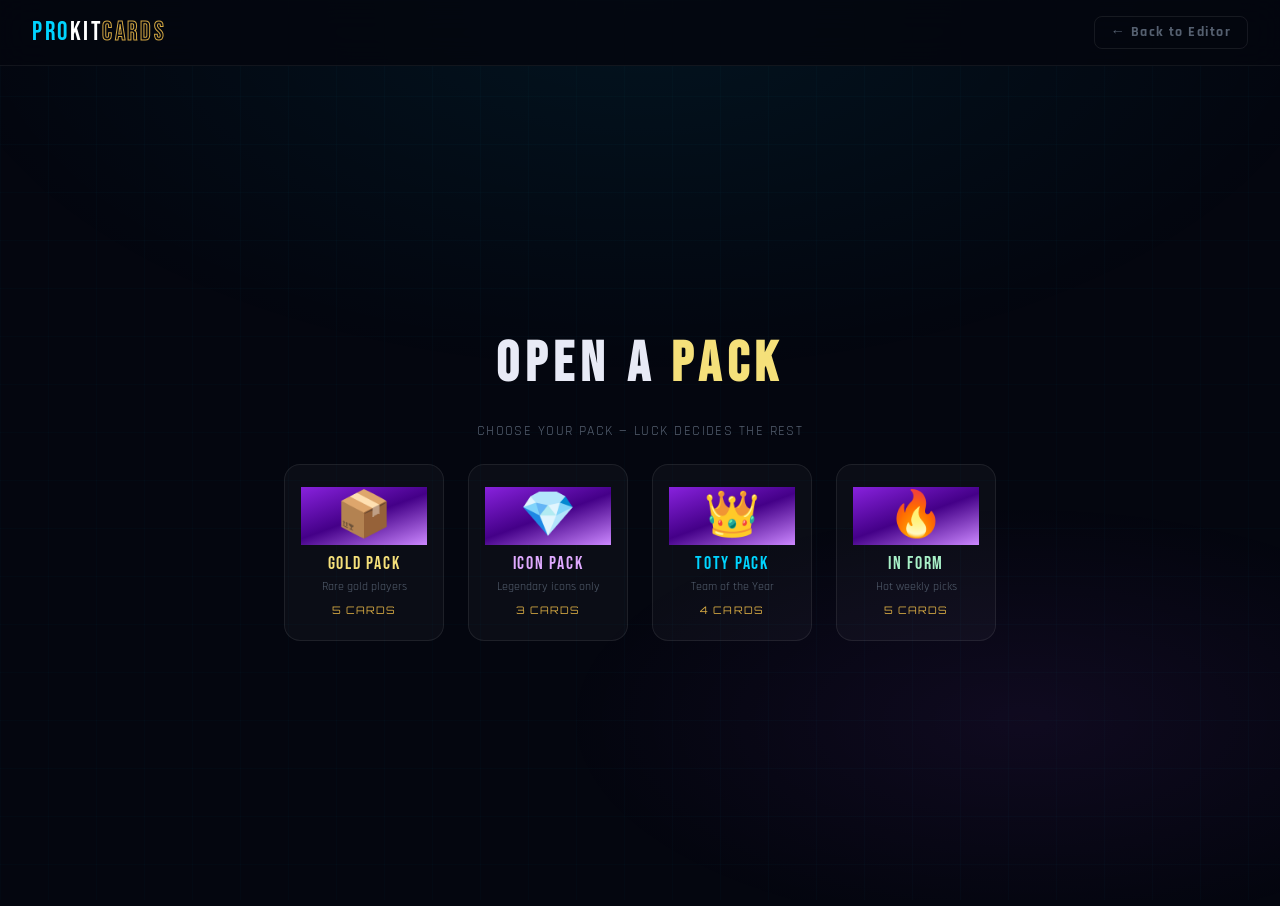
<file: pack.html>
<!DOCTYPE html>
<html lang="en">
<head>
  <meta charset="UTF-8"/>
  <meta name="viewport" content="width=device-width, initial-scale=1.0"/>
  <title>ProKitCards — Open a Pack</title>
  <link rel="manifest" href="manifest.json"/>
  <meta name="theme-color" content="#05060b"/>
  <meta name="mobile-web-app-capable" content="yes"/>
  <meta name="apple-touch-icon" href="assets/icons/manifest-icon.svg"/>
  <link href="https://fonts.googleapis.com/css2?family=Bebas+Neue&family=Rajdhani:wght@400;600;700&family=Orbitron:wght@700;900&display=swap" rel="stylesheet"/>
  <style>
    *, *::before, *::after { box-sizing: border-box; margin: 0; padding: 0; }
    :root {
      --bg: #04060f; --gold1: #d4a843; --gold2: #f5e07a; --gold3: #7a4f00;
      --accent: #00d4ff; --text: #e8eaf6; --muted: #556070;
      --font-h: 'Bebas Neue', sans-serif;
      --font-b: 'Rajdhani', sans-serif;
      --font-o: 'Orbitron', sans-serif;
    }
    html, body { height: 100%; background: var(--bg); color: var(--text); font-family: var(--font-b); overflow-x: hidden; }
    .bg { position: fixed; inset: 0; z-index: 0; pointer-events: none;
      background: radial-gradient(ellipse 80% 60% at 50% 0%, rgba(0,212,255,.07) 0%, transparent 70%),
                  radial-gradient(ellipse 60% 40% at 80% 80%, rgba(180,74,255,.07) 0%, transparent 60%); }
    .bg-grid { position: fixed; inset: 0; z-index: 0; pointer-events: none;
      background-image: linear-gradient(rgba(0,212,255,.02) 1px, transparent 1px), linear-gradient(90deg, rgba(0,212,255,.02) 1px, transparent 1px);
      background-size: 48px 48px; }
    #sparks, #lightning { position: fixed; inset: 0; z-index: 50; pointer-events: none; }
    #lightning { z-index: 55; }
    #screenFlash { position: fixed; inset: 0; z-index: 200; background: white; opacity: 0; pointer-events: none; transition: opacity .1s; }
    .shockwave { position: fixed; z-index: 60; border-radius: 50%; border: 3px solid rgba(255,255,255,.8);
      pointer-events: none; transform: translate(-50%, -50%) scale(0); animation: shockwaveExp .8s ease-out forwards; }
    @keyframes shockwaveExp { 0% { transform: translate(-50%,-50%) scale(0); opacity:1; } 100% { transform: translate(-50%,-50%) scale(8); opacity:0; } }
    nav { position: relative; z-index: 100; display: flex; align-items: center; justify-content: space-between;
      padding: 1rem 2rem; border-bottom: 1px solid rgba(255,255,255,.06);
      background: rgba(4,6,15,.85); backdrop-filter: blur(16px); }
    .nav-logo { font-family: var(--font-h); font-size: 1.6rem; letter-spacing: .1em; }
    .nav-logo span:nth-child(1) { color: var(--accent); }
    .nav-logo span:nth-child(3) { color: transparent; -webkit-text-stroke: 1px var(--gold1); }
    .nav-back { font-family: var(--font-b); font-weight: 700; font-size: .9rem; letter-spacing: .1em;
      color: var(--muted); text-decoration: none; border: 1px solid rgba(255,255,255,.08);
      padding: .4rem 1rem; border-radius: 8px; transition: all .2s; }
    .nav-back:hover { color: var(--text); border-color: var(--accent); }
    .stage { position: relative; z-index: 10; min-height: calc(100vh - 60px);
      display: flex; flex-direction: column; align-items: center; justify-content: center; padding: 2rem 1rem; gap: 2rem; }
    .screen { display: none; flex-direction: column; align-items: center; gap: 1.5rem; width: 100%; }
    .screen.active { display: flex; }
    .choose-title { font-family: var(--font-h); font-size: clamp(2rem,6vw,3.5rem); letter-spacing: .12em; text-align: center; }
    .choose-title span { color: var(--gold2); }
    .choose-sub { color: var(--muted); letter-spacing: .1em; font-size: .9rem; text-transform: uppercase; }
    .pack-selection { display: flex; gap: 1.5rem; flex-wrap: wrap; justify-content: center; }
    .pack-choice { width: 160px; background: rgba(255,255,255,.03); border: 1px solid rgba(255,255,255,.08);
      border-radius: 16px; padding: 1.4rem 1rem; cursor: pointer; transition: all .3s; text-align: center; position: relative; overflow: hidden; }
    .pack-choice::before { content: ''; position: absolute; inset: 0; opacity: 0; transition: opacity .3s; }
    .pack-choice.gold::before   { background: radial-gradient(circle at 50% 0%, rgba(212,168,67,.3), transparent 70%); }
    .pack-choice.icon::before   { background: radial-gradient(circle at 50% 0%, rgba(180,74,255,.3), transparent 70%); }
    .pack-choice.toty::before   { background: radial-gradient(circle at 50% 0%, rgba(0,212,255,.3), transparent 70%); }
    .pack-choice.inform::before { background: radial-gradient(circle at 50% 0%, rgba(46,204,113,.3), transparent 70%); }
    .pack-choice:hover { transform: translateY(-8px) scale(1.03); border-color: rgba(255,255,255,.25); box-shadow: 0 20px 40px rgba(0,0,0,.5); }
    .pack-choice:hover::before { opacity: 1; }
    .pack-choice .pack-icon { font-size: 2.8rem; margin-bottom: .5rem; }
    .pack-choice .pack-name { font-family: var(--font-h); font-size: 1.1rem; letter-spacing: .1em; margin-bottom: .3rem; }
    .pack-choice .pack-desc { font-size: .75rem; color: var(--muted); }
    .pack-choice .pack-cards-count { margin-top: .6rem; font-family: var(--font-o); font-size: .65rem; letter-spacing: .1em; color: var(--gold1); }
    .pack-choice.gold   .pack-name { color: var(--gold2); }
    .pack-choice.icon   .pack-name { color: #e0aaff; }
    .pack-choice.toty   .pack-name { color: var(--accent); }
    .pack-choice.inform .pack-name { color: #a8f0c8; }
    .pack-title-small { font-family: var(--font-h); font-size: 1.2rem; letter-spacing: .2em; color: var(--muted); text-transform: uppercase; }
    .pack-stage { display: flex; flex-direction: column; align-items: center; gap: 1.5rem; }
    .pack-wrap { perspective: 1200px; cursor: pointer; }
    .pack-object { width: 220px; height: 300px; border-radius: 16px; position: relative; transform-style: preserve-3d; animation: packFloat 3s ease-in-out infinite; }
    @keyframes packFloat { 0%,100% { transform: translateY(0) rotateY(-6deg) rotateX(3deg); } 50% { transform: translateY(-14px) rotateY(6deg) rotateX(-3deg); } }
    .pack-object.shake  { animation: packShake  .45s ease-in-out; }
    .pack-object.shake2 { animation: packShake2 .5s ease-in-out; }
    .pack-object.tear   { animation: packTear 1s cubic-bezier(.23,1,.32,1) forwards; }
    @keyframes packShake  { 0%,100%{transform:translateX(0) rotateZ(0) scale(1)} 15%{transform:translateX(-12px) rotateZ(-4deg) scale(1.02)} 30%{transform:translateX(12px) rotateZ(4deg) scale(1.04)} 45%{transform:translateX(-10px) rotateZ(-3deg) scale(1.02)} 60%{transform:translateX(10px) rotateZ(3deg) scale(1.04)} 75%{transform:translateX(-6px) rotateZ(-2deg) scale(1.02)} 90%{transform:translateX(6px) rotateZ(2deg)} }
    @keyframes packShake2 { 0%,100%{transform:translateX(0) rotateZ(0) scale(1)} 10%{transform:translateX(-16px) rotateZ(-6deg) scale(1.06)} 25%{transform:translateX(16px) rotateZ(6deg) scale(1.08)} 40%{transform:translateX(-14px) rotateZ(-5deg) scale(1.06)} 55%{transform:translateX(14px) rotateZ(5deg) scale(1.08)} 70%{transform:translateX(-10px) rotateZ(-3deg) scale(1.04)} 85%{transform:translateX(10px) rotateZ(3deg) scale(1.02)} }
    @keyframes packTear { 0%{transform:scale(1) rotateY(0) rotateZ(0);filter:brightness(1)} 20%{transform:scale(1.2) rotateY(15deg) rotateZ(-3deg);filter:brightness(2)} 40%{transform:scale(1.3) rotateY(-20deg) rotateZ(5deg);filter:brightness(3) saturate(2)} 60%{transform:scale(1.1) rotateY(30deg) rotateZ(-8deg) translateY(-20px);filter:brightness(4)} 80%{transform:scale(0.3) rotateY(60deg) rotateZ(15deg) translateY(-60px);filter:brightness(5) blur(2px);opacity:0.5} 100%{transform:scale(0) rotateY(90deg) translateY(-100px);opacity:0;filter:blur(8px)} }
    .pack-face { width:100%; height:100%; border-radius:16px; display:flex; flex-direction:column; align-items:center; justify-content:center; gap:.5rem;
      position:relative; overflow:hidden; box-shadow:0 20px 60px rgba(0,0,0,.8), 0 0 0 1px rgba(255,255,255,.1); }
    .pack-face::after { content:''; position:absolute; inset:0; background:linear-gradient(135deg,rgba(255,255,255,.2) 0%,transparent 50%,rgba(0,0,0,.2) 100%); }
    .pack-face .pack-emoji { font-size:4rem; z-index:1; }
    .pack-face .pack-face-name { font-family:var(--font-h); font-size:1.4rem; letter-spacing:.15em; z-index:1; }
    .pack-face .pack-face-sub { font-size:.72rem; letter-spacing:.14em; color:rgba(255,255,255,.6); z-index:1; text-transform:uppercase; }
    .pack-face .pack-shine { position:absolute; inset:0; background:linear-gradient(45deg,transparent 30%,rgba(255,255,255,.2) 50%,transparent 70%); background-size:200% 200%; animation:packShine 2s linear infinite; }
    @keyframes packShine { 0%{background-position:-100% -100%} 100%{background-position:200% 200%} }
    .pack-gold   { background: linear-gradient(160deg, #c8922a, #6b3d00, #e8c84a); }
    .pack-icon   { background: linear-gradient(160deg, #8822dd, #440088, #cc88ff); }
    .pack-toty   { background: linear-gradient(160deg, #0044ff, #001188, #4488ff); }
    .pack-inform { background: linear-gradient(160deg, #1a9950, #0a5530, #4dcc88); }
    .pack-hint { font-size:.85rem; color:var(--muted); letter-spacing:.12em; text-transform:uppercase; animation:blink 1.4s ease-in-out infinite; }
    @keyframes blink { 0%,100%{opacity:1} 50%{opacity:.2} }
    .tap-dots { display:flex; gap:.5rem; }
    .tap-dot { width:12px; height:12px; border-radius:50%; background:rgba(255,255,255,.1); border:1px solid rgba(255,255,255,.2); transition:all .3s; }
    .tap-dot.active { background:var(--gold1); box-shadow:0 0 14px var(--gold1); border-color:var(--gold2); transform:scale(1.3); }
    .reveal-title { font-family:var(--font-h); font-size:clamp(1.8rem,5vw,3rem); letter-spacing:.12em; text-align:center; animation:titlePop .5s cubic-bezier(.23,1,.32,1) both; }
    @keyframes titlePop { from{transform:scale(.5);opacity:0} to{transform:scale(1);opacity:1} }
    .reveal-title span { color:var(--gold2); }
    .cards-reveal-grid { display:flex; flex-wrap:wrap; justify-content:center; gap:1.4rem; }
    .pack-card { width:160px; height:224px; border-radius:14px; position:relative; overflow:hidden; cursor:pointer;
      box-shadow:0 16px 48px rgba(0,0,0,.8); opacity:0; transform-style:preserve-3d; transition:box-shadow .3s; }
    .pack-card:hover { transform:scale(1.08) translateY(-8px) !important; box-shadow:0 28px 64px rgba(0,0,0,.9),0 0 30px rgba(212,168,67,.3); }
    .pack-card .card-bg { position:absolute; inset:0; z-index:0; }
    .pack-card .card-shine-overlay { position:absolute; inset:0; z-index:1; background:linear-gradient(135deg,rgba(255,255,255,.2) 0%,transparent 45%,rgba(0,0,0,.12) 100%); }
    .pack-card .card-inner { position:relative; z-index:2; height:100%; display:flex; flex-direction:column; align-items:center; padding:10px 0 6px; }
    .pack-card .c-top { align-self:flex-start; padding-left:10px; margin-bottom:2px; }
    .pack-card .c-rating { font-family:var(--font-h); font-size:1.8rem; line-height:1; color:rgba(0,0,0,.75); }
    .pack-card .c-pos   { font-family:var(--font-h); font-size:.8rem; color:rgba(0,0,0,.6); }
    .pack-card .c-flag  { font-size:.95rem; }
    .pack-card .c-photo { font-size:3.8rem; line-height:1; margin:2px 0; filter:drop-shadow(0 4px 8px rgba(0,0,0,.4)); }
    .pack-card .c-name  { font-family:var(--font-h); font-size:1rem; letter-spacing:.1em; color:rgba(0,0,0,.8); text-shadow:0 1px 0 rgba(255,255,255,.25); }
    .pack-card .c-divider { width:calc(100% - 20px); height:1px; background:rgba(0,0,0,.2); margin:4px 0; }
    .pack-card .c-stats { display:flex; justify-content:space-around; width:100%; padding:0 6px; }
    .pack-card .c-stat  { display:flex; flex-direction:column; align-items:center; gap:1px; }
    .pack-card .c-sv { font-family:var(--font-h); font-size:.82rem; color:rgba(0,0,0,.8); line-height:1; }
    .pack-card .c-sk { font-size:.44rem; font-weight:700; color:rgba(0,0,0,.5); letter-spacing:.05em; font-family:var(--font-b); }
    .pack-card .c-club { font-family:var(--font-b); font-size:.55rem; font-weight:700; letter-spacing:.12em; text-transform:uppercase; color:rgba(0,0,0,.45); margin-top:2px; }
    .pack-card.special::after { content:''; position:absolute; inset:-3px; z-index:-1; border-radius:17px;
      background:linear-gradient(45deg,#d4a843,#ff44ff,#00d4ff,#44ff88,#d4a843); background-size:400% 400%; animation:rainbowBorder 1.5s linear infinite; }
    @keyframes rainbowBorder { 0%{background-position:0% 50%} 50%{background-position:100% 50%} 100%{background-position:0% 50%} }
    @keyframes flyFromLeft   { from{transform:translateX(-120vw) rotate(-30deg) scale(.3);opacity:0} to{transform:translateX(0) rotate(0) scale(1);opacity:1} }
    @keyframes flyFromRight  { from{transform:translateX(120vw) rotate(30deg) scale(.3);opacity:0}  to{transform:translateX(0) rotate(0) scale(1);opacity:1} }
    @keyframes flyFromTop    { from{transform:translateY(-120vh) rotate(-20deg) scale(.3);opacity:0} to{transform:translateY(0) rotate(0) scale(1);opacity:1} }
    @keyframes flyFromBottom { from{transform:translateY(120vh) rotate(20deg) scale(.3);opacity:0}  to{transform:translateY(0) rotate(0) scale(1);opacity:1} }
    @keyframes flyFromTL     { from{transform:translate(-80vw,-80vh) rotate(-40deg) scale(.2);opacity:0} to{transform:translate(0,0) rotate(0) scale(1);opacity:1} }
    @keyframes flyFromTR     { from{transform:translate(80vw,-80vh) rotate(40deg) scale(.2);opacity:0}  to{transform:translate(0,0) rotate(0) scale(1);opacity:1} }
    .fly-left   { animation:flyFromLeft   .7s cubic-bezier(.23,1,.32,1) forwards; }
    .fly-right  { animation:flyFromRight  .7s cubic-bezier(.23,1,.32,1) forwards; }
    .fly-top    { animation:flyFromTop    .7s cubic-bezier(.23,1,.32,1) forwards; }
    .fly-bottom { animation:flyFromBottom .7s cubic-bezier(.23,1,.32,1) forwards; }
    .fly-tl     { animation:flyFromTL     .7s cubic-bezier(.23,1,.32,1) forwards; }
    .fly-tr     { animation:flyFromTR     .7s cubic-bezier(.23,1,.32,1) forwards; }
    .btn-primary { font-family:var(--font-h); font-size:1.1rem; letter-spacing:.12em; padding:.8rem 2.5rem;
      background:linear-gradient(135deg,var(--gold3),var(--gold1),var(--gold2)); border:none; border-radius:12px;
      color:#1a0e00; cursor:pointer; transition:all .25s; position:relative; overflow:hidden; }
    .btn-primary::after { content:''; position:absolute; inset:0; background:linear-gradient(90deg,transparent,rgba(255,255,255,.3),transparent); transform:translateX(-100%); transition:transform .5s; }
    .btn-primary:hover::after { transform:translateX(100%); }
    .btn-primary:hover { transform:translateY(-2px); box-shadow:0 8px 28px rgba(212,168,67,.4); }
    .btn-secondary { font-family:var(--font-b); font-weight:700; font-size:.95rem; letter-spacing:.1em; padding:.7rem 2rem;
      background:rgba(255,255,255,.05); border:1px solid rgba(255,255,255,.1); border-radius:12px; color:var(--text); cursor:pointer; transition:all .2s; }
    .btn-secondary:hover { border-color:var(--accent); background:rgba(0,212,255,.08); }
    .btn-row { display:flex; gap:1rem; flex-wrap:wrap; justify-content:center; margin-top:.5rem; }
    .confetti-piece { position:fixed; border-radius:2px; z-index:300; pointer-events:none; animation:confettiFall linear forwards; }
    @keyframes confettiFall { 0%{transform:translateY(-20px) rotate(0deg);opacity:1} 100%{transform:translateY(105vh) rotate(720deg);opacity:0} }
    @media(max-width:600px) {
      .pack-selection{gap:.8rem} .pack-choice{width:130px;padding:1rem .7rem}
      .pack-object{width:180px;height:250px} .pack-card{width:130px;height:182px}
      .pack-card .c-rating{font-size:1.5rem} .pack-card .c-photo{font-size:3rem}
    }
  </style>
</head>
<body>
<div class="bg"></div>
<div class="bg-grid"></div>
<canvas id="sparks"></canvas>
<canvas id="lightning"></canvas>
<div id="screenFlash"></div>

<nav>
  <div class="nav-logo"><span>PRO</span><span style="color:#fff">KIT</span><span>CARDS</span></div>
  <a href="index.html" class="nav-back">← Back to Editor</a>
</nav>

<div class="stage">
  <!-- SCREEN 1: Choose Pack -->
  <div class="screen active" id="screenChoose">
    <h1 class="choose-title">Open a <span>Pack</span></h1>
    <p class="choose-sub">Choose your pack — luck decides the rest</p>
    <div class="pack-selection">
      <div class="pack-choice gold"   onclick="choosePack('gold')">  <div class="pack-icon">📦</div><div class="pack-name">Gold Pack</div>  <div class="pack-desc">Rare gold players</div>   <div class="pack-cards-count">5 CARDS</div></div>
      <div class="pack-choice icon"   onclick="choosePack('icon')">  <div class="pack-icon">💎</div><div class="pack-name">Icon Pack</div>  <div class="pack-desc">Legendary icons only</div><div class="pack-cards-count">3 CARDS</div></div>
      <div class="pack-choice toty"   onclick="choosePack('toty')">  <div class="pack-icon">👑</div><div class="pack-name">TOTY Pack</div>  <div class="pack-desc">Team of the Year</div>   <div class="pack-cards-count">4 CARDS</div></div>
      <div class="pack-choice inform" onclick="choosePack('inform')"><div class="pack-icon">🔥</div><div class="pack-name">In Form</div>    <div class="pack-desc">Hot weekly picks</div>   <div class="pack-cards-count">5 CARDS</div></div>
    </div>
  </div>

  <!-- SCREEN 2: Open Pack -->
  <div class="screen" id="screenOpen">
    <p class="pack-title-small" id="packLabel">Gold Pack</p>
    <div class="pack-stage">
      <div class="pack-wrap" onclick="handleTap()">
        <div class="pack-object" id="packObject">
          <div class="pack-face" id="packFace">
            <div class="pack-shine"></div>
            <div class="pack-emoji" id="packEmoji">📦</div>
            <div class="pack-face-name" id="packFaceName">GOLD</div>
            <div class="pack-face-sub">PACK</div>
          </div>
        </div>
      </div>
      <div class="tap-dots" id="tapDots">
        <div class="tap-dot" id="dot0"></div>
        <div class="tap-dot" id="dot1"></div>
        <div class="tap-dot" id="dot2"></div>
      </div>
      <p class="pack-hint" id="packHint">Tap to charge</p>
    </div>
  </div>

  <!-- SCREEN 3: Cards Reveal -->
  <div class="screen" id="screenReveal">
    <h2 class="reveal-title">You got <span id="revealCount">5</span> cards!</h2>
    <div class="cards-reveal-grid" id="cardsGrid"></div>
    <div class="btn-row">
      <button class="btn-primary"   onclick="openAgain()">🎁 Open Another</button>
      <button class="btn-secondary" onclick="goChoose()">← Choose Pack</button>
    </div>
  </div>
</div>

<script>
const PLAYERS = {
  gold: [
    {name:'SALAH',    flag:'🇪🇬',pos:'RW', rat:91,pac:94,sho:90,pas:81,dri:93,def:45,phy:74,club:'Liverpool',  emoji:'⚡'},
    {name:'BENZEMA',  flag:'🇫🇷',pos:'CF', rat:91,pac:76,sho:93,pas:83,dri:91,def:38,phy:80,club:'Al-Ittihad',emoji:'🔥'},
    {name:'LEWANDOW', flag:'🇵🇱',pos:'ST', rat:91,pac:78,sho:95,pas:79,dri:86,def:44,phy:82,club:'Barcelona', emoji:'💪'},
    {name:'ALISSON',  flag:'🇧🇷',pos:'GK', rat:90,pac:60,sho:15,pas:72,dri:40,def:14,phy:67,club:'Liverpool', emoji:'🧤'},
    {name:'KANTE',    flag:'🇫🇷',pos:'CDM',rat:89,pac:82,sho:66,pas:75,dri:84,def:91,phy:83,club:'Al-Ittihad',emoji:'🛡️'},
    {name:'LUKAKU',   flag:'🇧🇪',pos:'ST', rat:88,pac:85,sho:88,pas:69,dri:82,def:38,phy:91,club:'Roma',      emoji:'💥'},
    {name:'FIRMINO',  flag:'🇧🇷',pos:'CF', rat:87,pac:78,sho:84,pas:83,dri:87,def:49,phy:76,club:'Al-Ahli',   emoji:'🎯'},
    {name:'MARTIAL',  flag:'🇫🇷',pos:'LW', rat:85,pac:90,sho:83,pas:74,dri:88,def:30,phy:72,club:'Fenerbahce',emoji:'🌪️'},
  ],
  icon: [
    {name:'RONALDO',  flag:'🇵🇹',pos:'ST', rat:99,pac:91,sho:99,pas:80,dri:96,def:35,phy:88,club:'Icon',emoji:'🐐'},
    {name:'MESSI',    flag:'🇦🇷',pos:'CAM',rat:99,pac:86,sho:96,pas:98,dri:99,def:36,phy:68,club:'Icon',emoji:'🌟'},
    {name:'RONALDO9', flag:'🇧🇷',pos:'ST', rat:99,pac:96,sho:98,pas:77,dri:97,def:32,phy:88,club:'Icon',emoji:'👑'},
    {name:'ZIDANE',   flag:'🇫🇷',pos:'CAM',rat:98,pac:76,sho:87,pas:97,dri:98,def:66,phy:79,club:'Icon',emoji:'💫'},
    {name:'PELE',     flag:'🇧🇷',pos:'ST', rat:98,pac:92,sho:98,pas:87,dri:99,def:43,phy:78,club:'Icon',emoji:'⚽'},
    {name:'MARADONA', flag:'🇦🇷',pos:'CAM',rat:98,pac:88,sho:90,pas:92,dri:99,def:52,phy:69,club:'Icon',emoji:'🏆'},
  ],
  toty: [
    {name:'MBAPPE',    flag:'🇫🇷',pos:'ST', rat:96,pac:99,sho:94,pas:82,dri:97,def:38,phy:81,club:'Real Madrid',emoji:'⚡'},
    {name:'HAALAND',   flag:'🇳🇴',pos:'ST', rat:95,pac:89,sho:97,pas:66,dri:86,def:45,phy:95,club:'Man City',   emoji:'🔥'},
    {name:'VINICIUS',  flag:'🇧🇷',pos:'LW', rat:94,pac:97,sho:85,pas:78,dri:96,def:30,phy:72,club:'Real Madrid',emoji:'🌪️'},
    {name:'BELLINGHAM',flag:'🏴󠁧󠁢󠁥󠁮󠁧󠁿',pos:'CM', rat:94,pac:82,sho:87,pas:88,dri:92,def:74,phy:86,club:'Real Madrid',emoji:'💥'},
    {name:'DE BRUYNE', flag:'🇧🇪',pos:'CM', rat:95,pac:78,sho:88,pas:98,dri:91,def:64,phy:77,club:'Man City',   emoji:'🎯'},
    {name:'COURTOIS',  flag:'🇧🇪',pos:'GK', rat:92,pac:62,sho:12,pas:75,dri:42,def:16,phy:88,club:'Real Madrid',emoji:'🧤'},
  ],
  inform: [
    {name:'OSIMHEN', flag:'🇳🇬',pos:'ST', rat:91,pac:94,sho:89,pas:67,dri:86,def:40,phy:87,club:'Galatasaray',emoji:'💨'},
    {name:'SAKA',    flag:'🏴󠁧󠁢󠁥󠁮󠁧󠁿',pos:'RW', rat:88,pac:91,sho:83,pas:82,dri:90,def:52,phy:68,club:'Arsenal',    emoji:'⚡'},
    {name:'PEDRI',   flag:'🇪🇸',pos:'CM', rat:88,pac:77,sho:78,pas:91,dri:93,def:68,phy:66,club:'Barcelona',  emoji:'🎭'},
    {name:'VALVERDE',flag:'🇺🇾',pos:'CM', rat:88,pac:86,sho:82,pas:84,dri:88,def:81,phy:87,club:'Real Madrid',emoji:'⚙️'},
    {name:'DIAZ',    flag:'🇨🇴',pos:'LW', rat:87,pac:92,sho:82,pas:75,dri:89,def:42,phy:72,club:'Liverpool',  emoji:'🌶️'},
    {name:'GAKPO',   flag:'🇳🇱',pos:'LW', rat:86,pac:88,sho:84,pas:77,dri:86,def:38,phy:76,club:'Liverpool',  emoji:'🎯'},
  ],
};
const PACK_CONFIG = {
  gold:   {label:'Gold Pack',   emoji:'📦',faceClass:'pack-gold',  cardColors:['#d4a843','#7a4f00','#f5d978'],count:5},
  icon:   {label:'Icon Pack',   emoji:'💎',faceClass:'pack-icon',  cardColors:['#b44aff','#6600cc','#e0aaff'],count:3},
  toty:   {label:'TOTY Pack',   emoji:'👑',faceClass:'pack-toty',  cardColors:['#1a1aff','#0000aa','#7ab4ff'],count:4},
  inform: {label:'In Form Pack',emoji:'🔥',faceClass:'pack-inform',cardColors:['#2ecc71','#1a7a44','#a8f0c8'],count:5},
};
const FLY_CLASSES = ['fly-left','fly-right','fly-top','fly-bottom','fly-tl','fly-tr'];
let currentPack='gold', tapCount=0, canTap=true;

function showScreen(id){ document.querySelectorAll('.screen').forEach(s=>s.classList.remove('active')); document.getElementById(id).classList.add('active'); }

function choosePack(type){
  currentPack=type; tapCount=0; canTap=true;
  const cfg=PACK_CONFIG[type];
  document.getElementById('packLabel').textContent=cfg.label;
  document.getElementById('packEmoji').textContent=cfg.emoji;
  document.getElementById('packFaceName').textContent=type.toUpperCase();
  document.getElementById('packHint').textContent='Tap to charge';
  document.getElementById('packFace').className='pack-face '+cfg.faceClass;
  [0,1,2].forEach(i=>document.getElementById('dot'+i).classList.remove('active'));
  const obj=document.getElementById('packObject');
  obj.className='pack-object'; obj.style.animation=''; void obj.offsetWidth;
  obj.style.animation='packFloat 3s ease-in-out infinite';
  showScreen('screenOpen');
}

function handleTap(){
  if(!canTap) return;
  tapCount++;
  const obj=document.getElementById('packObject');
  const hint=document.getElementById('packHint');
  const rect=obj.getBoundingClientRect();
  const cx=rect.left+rect.width/2, cy=rect.top+rect.height/2;
  const dot=document.getElementById('dot'+(tapCount-1));
  if(dot) dot.classList.add('active');

  if(tapCount===1){
    obj.style.animation='none'; void obj.offsetWidth; obj.classList.add('shake');
    hint.textContent='⚡ Charging...';
    sparksAt(cx,cy,12); lightningStrike(cx,cy,3);
    setTimeout(()=>{ obj.classList.remove('shake'); obj.style.animation='packFloat 3s ease-in-out infinite'; },450);
  } else if(tapCount===2){
    obj.style.animation='none'; void obj.offsetWidth; obj.classList.add('shake2');
    hint.textContent='⚡⚡ Almost there...';
    sparksAt(cx,cy,25); lightningStrike(cx,cy,6); spawnShockwave(cx,cy);
    setTimeout(()=>{ obj.classList.remove('shake2'); obj.style.animation='packFloat 3s ease-in-out infinite'; },500);
  } else {
    canTap=false; hint.textContent='';
    obj.style.animation='none'; void obj.offsetWidth;
    lightningStrike(cx,cy,12); sparksAt(cx,cy,50);
    for(let i=0;i<3;i++) setTimeout(()=>{ lightningStrike(cx,cy,8); sparksAt(cx,cy,20); },i*120);
    setTimeout(()=>{ screenFlash(); spawnShockwave(cx,cy); spawnShockwave(cx,cy); },200);
    setTimeout(()=>{ obj.classList.add('tear'); sparksAt(cx,cy,80); lightningStrike(cx,cy,15); },350);
    setTimeout(()=>revealCards(),1100);
  }
}

function revealCards(){
  const cfg=PACK_CONFIG[currentPack]; const pool=PLAYERS[currentPack];
  const [c1,c2,c3]=cfg.cardColors; const grid=document.getElementById('cardsGrid');
  document.getElementById('revealCount').textContent=cfg.count;
  grid.innerHTML=''; screenFlash(0.6);
  const shuffled=[...pool].sort(()=>Math.random()-.5);
  const picked=shuffled.slice(0,Math.min(cfg.count,shuffled.length));
  while(picked.length<cfg.count) picked.push(pool[Math.floor(Math.random()*pool.length)]);
  showScreen('screenReveal');
  picked.forEach((p,i)=>{
    const isSpecial=p.rat>=95;
    const flyClass=FLY_CLASSES[i%FLY_CLASSES.length];
    const card=document.createElement('div');
    card.className='pack-card'+(isSpecial?' special':'');
    card.innerHTML=`<div class="card-bg" style="background:linear-gradient(160deg,${c1} 0%,${c2} 55%,${c3} 100%)"></div>
      <div class="card-shine-overlay"></div>
      <div class="card-inner">
        <div class="c-top"><div class="c-rating">${p.rat}</div><div class="c-pos">${p.pos}</div><div class="c-flag">${p.flag}</div></div>
        <div class="c-photo">${p.emoji}</div>
        <div class="c-name">${p.name}</div>
        <div class="c-divider"></div>
        <div class="c-stats">
          <div class="c-stat"><span class="c-sv">${p.pac}</span><span class="c-sk">PAC</span></div>
          <div class="c-stat"><span class="c-sv">${p.sho}</span><span class="c-sk">SHO</span></div>
          <div class="c-stat"><span class="c-sv">${p.pas}</span><span class="c-sk">PAS</span></div>
          <div class="c-stat"><span class="c-sv">${p.dri}</span><span class="c-sk">DRI</span></div>
          <div class="c-stat"><span class="c-sv">${p.def}</span><span class="c-sk">DEF</span></div>
          <div class="c-stat"><span class="c-sv">${p.phy}</span><span class="c-sk">PHY</span></div>
        </div>
        <div class="c-club">${p.club}</div>
      </div>`;
    grid.appendChild(card);
    setTimeout(()=>{
      card.style.opacity='1'; card.classList.add(flyClass);
      const r=card.getBoundingClientRect();
      sparksAt(r.left+65,r.top+112,isSpecial?30:10);
      if(isSpecial){ confettiBurst(); lightningStrike(r.left+65,r.top+112,5); }
    },150+i*220);
  });
}

function openAgain(){ choosePack(currentPack); }
function goChoose(){ showScreen('screenChoose'); }

function screenFlash(intensity=1){
  const el=document.getElementById('screenFlash');
  el.style.opacity=intensity; setTimeout(()=>{ el.style.opacity=0; },80);
}
function spawnShockwave(x,y){
  const sw=document.createElement('div'); sw.className='shockwave';
  sw.style.cssText=`left:${x}px;top:${y}px;width:100px;height:100px;`;
  document.body.appendChild(sw); setTimeout(()=>sw.remove(),900);
}

// Sparks
const sparksCanvas=document.getElementById('sparks'), sCtx=sparksCanvas.getContext('2d');
let sparksArr=[];
function resizeSparks(){ sparksCanvas.width=window.innerWidth; sparksCanvas.height=window.innerHeight; }
resizeSparks(); window.addEventListener('resize',resizeSparks);
function sparksAt(x,y,count){
  const colors=['#d4a843','#f5e07a','#00d4ff','#ffffff','#ff4aff','#4aff88'];
  for(let i=0;i<count;i++){
    const angle=Math.random()*Math.PI*2, speed=Math.random()*8+2;
    sparksArr.push({x,y,vx:Math.cos(angle)*speed,vy:Math.sin(angle)*speed,
      life:1,decay:Math.random()*.025+.012,size:Math.random()*4+1,
      color:colors[Math.floor(Math.random()*colors.length)]});
  }
}
function animateSparks(){
  sCtx.clearRect(0,0,sparksCanvas.width,sparksCanvas.height);
  sparksArr=sparksArr.filter(s=>s.life>0);
  sparksArr.forEach(s=>{ s.x+=s.vx; s.y+=s.vy; s.vy+=.2; s.vx*=.98; s.life-=s.decay;
    sCtx.globalAlpha=Math.max(0,s.life); sCtx.fillStyle=s.color;
    sCtx.beginPath(); sCtx.arc(s.x,s.y,s.size,0,Math.PI*2); sCtx.fill(); });
  sCtx.globalAlpha=1; requestAnimationFrame(animateSparks);
}
animateSparks();

// Lightning
const lCanvas=document.getElementById('lightning'), lCtx=lCanvas.getContext('2d');
let lightningBolts=[];
function resizeLightning(){ lCanvas.width=window.innerWidth; lCanvas.height=window.innerHeight; }
resizeLightning(); window.addEventListener('resize',resizeLightning);
function lightningStrike(cx,cy,count){
  for(let i=0;i<count;i++){
    const angle=Math.random()*Math.PI*2, length=Math.random()*120+60;
    const pts=genLightning(cx,cy,cx+Math.cos(angle)*length,cy+Math.sin(angle)*length,4);
    lightningBolts.push({points:pts,life:1,decay:Math.random()*.15+.1,
      color:Math.random()>.5?'#00d4ff':'#ffffff',width:Math.random()*2+1});
  }
}
function genLightning(x1,y1,x2,y2,depth){
  if(depth===0) return [{x:x1,y:y1},{x:x2,y:y2}];
  const mx=(x1+x2)/2+(Math.random()-.5)*40, my=(y1+y2)/2+(Math.random()-.5)*40;
  return [...genLightning(x1,y1,mx,my,depth-1),...genLightning(mx,my,x2,y2,depth-1)];
}
function animateLightning(){
  lCtx.clearRect(0,0,lCanvas.width,lCanvas.height);
  lightningBolts=lightningBolts.filter(b=>b.life>0);
  lightningBolts.forEach(b=>{
    b.life-=b.decay; lCtx.globalAlpha=Math.max(0,b.life);
    lCtx.strokeStyle=b.color; lCtx.lineWidth=b.width*b.life;
    lCtx.shadowBlur=15; lCtx.shadowColor=b.color;
    lCtx.beginPath(); b.points.forEach((p,i)=>i===0?lCtx.moveTo(p.x,p.y):lCtx.lineTo(p.x,p.y)); lCtx.stroke();
  });
  lCtx.globalAlpha=1; lCtx.shadowBlur=0; requestAnimationFrame(animateLightning);
}
animateLightning();

// Confetti
function confettiBurst(){
  const colors=['#d4a843','#f5e07a','#00d4ff','#ff4aff','#4aff91','#ff4444','#ffffff','#ff8800'];
  for(let i=0;i<80;i++){
    const el=document.createElement('div'); el.className='confetti-piece';
    el.style.cssText=`left:${Math.random()*100}vw;top:-20px;background:${colors[Math.floor(Math.random()*colors.length)]};
      transform:rotate(${Math.random()*360}deg);animation-duration:${Math.random()*2+1.5}s;
      animation-delay:${Math.random()*.6}s;width:${Math.random()*10+4}px;height:${Math.random()*14+6}px;
      border-radius:${Math.random()>.5?'50%':'2px'};`;
    document.body.appendChild(el); setTimeout(()=>el.remove(),3500);
  }
}

if ('serviceWorker' in navigator) {
  window.addEventListener('load', () => {
    navigator.serviceWorker.register('sw.js').catch(err => {
      console.warn('Service Worker registration failed:', err);
    });
  });
}
</script>
</body>
</html>
</file>
<file: style.css>
/* ─── Reset ─────────────────────────────────────────────────────── */
*, *::before, *::after { box-sizing: border-box; margin: 0; padding: 0; }

:root {
  --bg:       #060a14;
  --surface:  rgba(255,255,255,0.04);
  --border:   rgba(255,255,255,0.08);
  --accent:   #00d4ff;
  --gold1:    #d4a843;
  --gold2:    #f5d978;
  --gold3:    #7a4f00;
  --text:     #e8eaf6;
  --muted:    #6a7890;
  --a-color:  #00d4ff;
  --b-color:  #ff4060;
  --font-h:   'Bebas Neue', sans-serif;
  --font-b:   'Rajdhani', sans-serif;
  --font-c:   'Orbitron', sans-serif;
}

html { font-size: 16px; scroll-behavior: smooth; }
body {
  background: var(--bg);
  color: var(--text);
  font-family: var(--font-b);
  min-height: 100vh;
  overflow-x: hidden;
}

/* ─── Animated Background ────────────────────────────────────────── */
.bg-wrap { position: fixed; inset: 0; z-index: 0; pointer-events: none; }
.bg-grid {
  position: absolute; inset: 0;
  background-image:
    linear-gradient(rgba(0,212,255,0.025) 1px, transparent 1px),
    linear-gradient(90deg, rgba(0,212,255,0.025) 1px, transparent 1px);
  background-size: 52px 52px;
  animation: gridShift 20s linear infinite;
}
@keyframes gridShift { to { background-position: 52px 52px; } }

.bg-orb {
  position: absolute;
  border-radius: 50%;
  filter: blur(80px);
  opacity: 0.18;
  animation: orbFloat 8s ease-in-out infinite;
}
.orb1 { width: 500px; height: 500px; background: #00d4ff; top: -150px; left: -100px; animation-delay: 0s; }
.orb2 { width: 400px; height: 400px; background: #b44aff; bottom: -100px; right: -80px; animation-delay: -3s; }
.orb3 { width: 300px; height: 300px; background: #d4a843; top: 40%; left: 50%; animation-delay: -5s; }
@keyframes orbFloat {
  0%,100% { transform: translateY(0) scale(1); }
  50%      { transform: translateY(-30px) scale(1.05); }
}

.particles { position: absolute; inset: 0; overflow: hidden; }
.particle {
  position: absolute;
  width: 2px; height: 2px;
  background: var(--accent);
  border-radius: 50%;
  animation: particleFly linear infinite;
  opacity: 0;
}
@keyframes particleFly {
  0%   { transform: translateY(100vh) translateX(0); opacity: 0; }
  10%  { opacity: 0.6; }
  90%  { opacity: 0.3; }
  100% { transform: translateY(-10vh) translateX(40px); opacity: 0; }
}

/* ─── Glass ──────────────────────────────────────────────────────── */
.glass {
  background: rgba(255,255,255,0.04);
  backdrop-filter: blur(20px);
  -webkit-backdrop-filter: blur(20px);
  border: 1px solid var(--border);
  border-radius: 20px;
}

/* ─── Header ─────────────────────────────────────────────────────── */
.site-header {
  position: relative; z-index: 100;
  padding: 2rem 1.5rem 1.5rem;
  border-bottom: 1px solid var(--border);
  background: rgba(6,10,20,0.8);
  backdrop-filter: blur(20px);
  animation: slideDown .6s ease both;
}
@keyframes slideDown { from { opacity:0; transform:translateY(-20px); } to { opacity:1; transform:translateY(0); } }

.header-inner { max-width: 1200px; margin: 0 auto; text-align: center; }

.logo {
  font-family: var(--font-h);
  font-size: clamp(2.5rem, 7vw, 4.5rem);
  letter-spacing: .1em;
  line-height: 1;
  display: inline-flex;
  align-items: center;
  gap: .15em;
  position: relative;
}
.logo-pro  { color: var(--accent); text-shadow: 0 0 20px rgba(0,212,255,.5); }
.logo-kit  { color: #fff; }
.logo-cards {
  color: transparent;
  -webkit-text-stroke: 1.5px var(--gold1);
  filter: drop-shadow(0 0 10px rgba(212,168,67,.4));
}
.logo-badge {
  font-family: var(--font-b);
  font-size: .9rem;
  font-weight: 700;
  background: var(--accent);
  color: #000;
  padding: .1em .4em;
  border-radius: 6px;
  align-self: flex-start;
  margin-top: .3em;
}

.tagline {
  color: var(--muted);
  font-size: .9rem;
  letter-spacing: .2em;
  text-transform: uppercase;
  margin: .4rem 0 1.2rem;
}

/* ─── Mode Toggle ────────────────────────────────────────────────── */
.mode-toggle {
  display: inline-flex;
  gap: .5rem;
  background: rgba(255,255,255,0.04);
  border: 1px solid var(--border);
  border-radius: 50px;
  padding: .3rem;
}
.pack-link {
  display: inline-flex;
  align-items: center;
  justify-content: center;
  margin-top: 1rem;
  padding: .65rem 1.2rem;
  border-radius: 50px;
  background: linear-gradient(135deg, var(--accent), var(--gold2));
  color: #000;
  font-family: var(--font-b);
  font-weight: 700;
  text-decoration: none;
  transition: transform .2s, opacity .2s;
}
.pack-link:hover {
  transform: translateY(-2px);
  opacity: .95;
}
.mode-btn {
  padding: .5rem 1.3rem;
  border-radius: 50px;
  border: none;
  background: transparent;
  color: var(--muted);
  font-family: var(--font-b);
  font-size: .95rem;
  font-weight: 700;
  cursor: pointer;
  transition: all .3s;
  letter-spacing: .06em;
  display: flex;
  align-items: center;
  gap: .4em;
}
.mode-btn.active {
  background: linear-gradient(135deg, var(--accent), #0090cc);
  color: #000;
  box-shadow: 0 4px 20px rgba(0,212,255,.3);
}

/* ─── App Container ──────────────────────────────────────────────── */
.app-container {
  position: relative; z-index: 10;
  max-width: 1200px;
  margin: 2rem auto;
  padding: 0 1.5rem;
  animation: fadeUp .5s ease both;
}
.app-container.hidden { display: none; }
@keyframes fadeUp { from { opacity:0; transform:translateY(16px); } to { opacity:1; transform:translateY(0); } }

/* ─── Single Mode Layout ─────────────────────────────────────────── */
.editor-wrap {
  display: flex;
  gap: 2rem;
  align-items: flex-start;
}

/* ─── Panels ─────────────────────────────────────────────────────── */
.editor-panel { flex: 1.2; padding: 1.8rem; }
.preview-panel {
  flex: .8;
  position: sticky;
  top: 1.5rem;
  text-align: center;
}

.panel-title {
  font-family: var(--font-h);
  font-size: 1.3rem;
  letter-spacing: .12em;
  color: var(--accent);
  margin-bottom: 1.3rem;
  padding-bottom: .6rem;
  border-bottom: 1px solid var(--border);
}

/* ─── Form Elements ──────────────────────────────────────────────── */
.field-group { margin-bottom: 1rem; }
.field-group label {
  display: block;
  font-size: .72rem;
  letter-spacing: .14em;
  text-transform: uppercase;
  color: var(--muted);
  margin-bottom: .35rem;
  font-weight: 700;
}
.field-row { display: flex; gap: .7rem; }
.field-group.half { flex: 1; }

.text-input {
  width: 100%;
  background: rgba(255,255,255,0.05);
  border: 1px solid var(--border);
  border-radius: 10px;
  color: var(--text);
  font-family: var(--font-b);
  font-size: 1rem;
  font-weight: 600;
  padding: .55rem .8rem;
  outline: none;
  transition: border-color .2s, box-shadow .2s;
}
.text-input:focus {
  border-color: var(--accent);
  box-shadow: 0 0 0 3px rgba(0,212,255,.1);
}
.text-input option { background: #0d1220; }

/* ─── Card Type Grid ─────────────────────────────────────────────── */
.card-type-grid { display: grid; grid-template-columns: repeat(3,1fr); gap: .45rem; }
.type-btn {
  background: rgba(255,255,255,0.04);
  border: 1px solid var(--border);
  border-radius: 8px;
  color: var(--text);
  font-family: var(--font-b);
  font-size: .82rem;
  font-weight: 700;
  padding: .45rem .2rem;
  cursor: pointer;
  transition: all .2s;
  letter-spacing: .03em;
}
.type-btn:hover { border-color: var(--accent); background: rgba(0,212,255,.07); }
.type-btn.active { background: rgba(0,212,255,.15); border-color: var(--accent); color: var(--accent); }

/* ─── Upload ─────────────────────────────────────────────────────── */
.upload-zone {
  border: 2px dashed var(--border);
  border-radius: 10px;
  cursor: pointer;
  transition: border-color .2s, background .2s;
}
.upload-zone:hover { border-color: var(--accent); background: rgba(0,212,255,.04); }
.upload-zone.small .upload-inner { padding: .7rem; }
.upload-inner {
  display: flex; flex-direction: column;
  align-items: center; padding: 1rem;
  gap: .2rem;
}
.upload-icon { font-size: 1.6rem; }
.upload-inner span { font-weight: 700; font-size: .9rem; }
.upload-inner small { color: var(--muted); font-size: .72rem; }

/* ─── Stats ──────────────────────────────────────────────────────── */
.stats-grid { display: grid; grid-template-columns: repeat(3,1fr); gap: .5rem; }
.stat-input-item {
  background: rgba(255,255,255,0.03);
  border: 1px solid var(--border);
  border-radius: 8px;
  padding: .45rem .5rem;
  display: flex; flex-direction: column;
  align-items: center; gap: .15rem;
  transition: border-color .2s;
}
.stat-input-item:focus-within { border-color: var(--gold1); }
.stat-label { font-size: .66rem; letter-spacing: .14em; color: var(--muted); font-weight: 700; text-transform: uppercase; }
.stat-input {
  width: 100%; background: transparent; border: none;
  color: var(--gold1); font-family: var(--font-h);
  font-size: 1.25rem; text-align: center; outline: none;
  appearance: textfield;
  -moz-appearance: textfield;
}
.stat-input::-webkit-outer-spin-button,
.stat-input::-webkit-inner-spin-button { -webkit-appearance: none; }

/* ─── Download Button ────────────────────────────────────────────── */
.download-btn {
  width: 100%; margin-top: .5rem;
  padding: .85rem;
  background: linear-gradient(135deg, var(--gold3), var(--gold1), var(--gold2));
  border: none; border-radius: 12px;
  color: #1a0e00;
  font-family: var(--font-h);
  font-size: 1.1rem; letter-spacing: .1em;
  cursor: pointer;
  transition: all .25s;
  position: relative; overflow: hidden;
}
.download-btn::after {
  content: '';
  position: absolute; inset: 0;
  background: linear-gradient(90deg, transparent, rgba(255,255,255,.25), transparent);
  transform: translateX(-100%);
  transition: transform .5s;
}
.download-btn:hover::after { transform: translateX(100%); }
.download-btn:hover { transform: translateY(-2px); box-shadow: 0 8px 30px rgba(212,168,67,.4); }

/* ─── FIFA Card ──────────────────────────────────────────────────── */
.card-wrapper { display: flex; justify-content: center; padding: 1rem 0; }
.preview-hint { font-size: .75rem; color: var(--muted); letter-spacing: .1em; margin-top: .6rem; }

.fifa-card {
  position: relative;
  width: 230px; height: 320px;
  border-radius: 18px;
  overflow: hidden;
  cursor: pointer;
  box-shadow: 0 24px 64px rgba(0,0,0,.8), 0 0 0 1px rgba(255,255,255,.08);
  transition: transform .4s cubic-bezier(.23,1,.32,1), box-shadow .4s;
  transform-style: preserve-3d;
  animation: cardEntrance .6s ease both;
}
@keyframes cardEntrance {
  from { opacity:0; transform:scale(.9) rotateY(-15deg); }
  to   { opacity:1; transform:scale(1) rotateY(0); }
}
.fifa-card:hover {
  transform: scale(1.05) rotate(-2deg);
  box-shadow: 0 32px 80px rgba(0,0,0,.9), 0 0 40px rgba(212,168,67,.2);
}
.fifa-card.mini { width: 170px; height: 238px; }
.fifa-card.mini .card-rating { font-size: 1.8rem; }
.fifa-card.mini .card-name   { font-size: 1rem; }
.fifa-card.mini .stat-item .sv { font-size: .85rem; }
.fifa-card.mini .stat-item .sk { font-size: .5rem; }
.fifa-card.mini .card-photo { width: 95px; height: 85px; }
.fifa-card.mini .photo-placeholder { font-size: 3.5rem; }

.card-bg {
  position: absolute; inset: 0; z-index: 0;
  background: linear-gradient(160deg, var(--gold1) 0%, var(--gold3) 55%, var(--gold2) 100%);
  transition: background .5s;
}
.card-shine {
  position: absolute; inset: 0; z-index: 1;
  background: linear-gradient(135deg, rgba(255,255,255,.22) 0%, transparent 45%, rgba(0,0,0,.15) 100%);
  pointer-events: none;
}

.card-top {
  position: relative; z-index: 2;
  display: flex; flex-direction: column;
  align-items: flex-start;
  padding: 14px 0 0 14px; gap: 1px;
}
.card-rating {
  font-family: var(--font-h);
  font-size: 2.5rem; line-height: 1;
  color: rgba(0,0,0,.75);
  text-shadow: 1px 1px 0 rgba(255,255,255,.2);
}
.card-pos { font-family: var(--font-h); font-size: .95rem; color: rgba(0,0,0,.65); letter-spacing: .08em; }
.card-flag { font-size: 1.2rem; margin-top: 2px; }

.card-photo-wrap { position: relative; z-index: 2; display: flex; justify-content: center; margin-top: -8px; }
.card-photo { width: 140px; height: 125px; overflow: hidden; display: flex; align-items: flex-end; justify-content: center; }
.card-photo img { width: 100%; height: 100%; object-fit: cover; object-position: top; }
.photo-placeholder { font-size: 5.5rem; line-height: 1; filter: drop-shadow(0 4px 10px rgba(0,0,0,.4)); }

.card-name {
  position: relative; z-index: 2;
  text-align: center;
  font-family: var(--font-h);
  font-size: 1.4rem; letter-spacing: .12em;
  color: rgba(0,0,0,.8);
  margin-top: 4px;
  text-shadow: 0 1px 0 rgba(255,255,255,.3);
}
.card-divider { position: relative; z-index: 2; height: 1px; background: rgba(0,0,0,.2); margin: 6px 14px; }
.card-stats { position: relative; z-index: 2; display: flex; justify-content: space-around; padding: 4px 8px; }
.stat-item { display: flex; flex-direction: column; align-items: center; gap: 1px; }
.stat-item .sv { font-family: var(--font-h); font-size: 1.05rem; color: rgba(0,0,0,.8); line-height: 1; }
.stat-item .sk { font-family: var(--font-b); font-size: .58rem; font-weight: 700; color: rgba(0,0,0,.55); letter-spacing: .06em; }
.card-club { position: relative; z-index: 2; text-align: center; font-family: var(--font-b); font-size: .7rem; font-weight: 700; letter-spacing: .14em; text-transform: uppercase; color: rgba(0,0,0,.5); margin-top: 3px; }

/* ─── Compare Mode ───────────────────────────────────────────────── */
.compare-header {
  text-align: center;
  padding: 1.2rem 2rem;
  margin-bottom: 1.5rem;
}
.compare-header h2 { font-family: var(--font-h); font-size: 1.8rem; letter-spacing: .1em; color: var(--text); }
.compare-header p  { color: var(--muted); font-size: .9rem; margin-top: .3rem; }

.compare-grid {
  display: grid;
  grid-template-columns: 1fr 1.3fr 1fr;
  gap: 1.5rem;
  align-items: start;
}
.compare-editor { padding: 1.4rem; }
.compare-editor-title {
  font-family: var(--font-h);
  font-size: 1.2rem; letter-spacing: .1em;
  margin-bottom: 1rem;
  padding-bottom: .6rem;
  border-bottom: 1px solid var(--border);
}
.player-a-title { color: var(--a-color); }
.player-b-title { color: var(--b-color); }

.compare-center { display: flex; flex-direction: column; align-items: center; gap: 1.4rem; }
.vs-cards { display: flex; align-items: center; gap: 1rem; }
.vs-badge {
  font-family: var(--font-h);
  font-size: 2.5rem;
  color: var(--text);
  text-shadow: 0 0 20px rgba(255,255,255,.3);
  animation: vsPulse 2s ease-in-out infinite;
}
@keyframes vsPulse {
  0%,100% { transform: scale(1); text-shadow: 0 0 20px rgba(255,255,255,.3); }
  50%      { transform: scale(1.1); text-shadow: 0 0 40px rgba(255,255,255,.6); }
}

.stat-bars { width: 100%; display: flex; flex-direction: column; gap: .6rem; }
.stat-bar-row {
  display: grid;
  grid-template-columns: 28px 1fr 28px 32px;
  align-items: center;
  gap: .4rem;
}
.bar-label { font-size: .65rem; font-weight: 700; letter-spacing: .12em; color: var(--muted); text-transform: uppercase; }
.bar-val { font-family: var(--font-h); font-size: 1rem; text-align: center; }
.bar-val.a { color: var(--a-color); }
.bar-val.b { color: var(--b-color); }

.bar-track {
  height: 8px; border-radius: 4px;
  background: rgba(255,255,255,0.06);
  overflow: hidden;
  display: flex;
}
.bar-fill { height: 100%; border-radius: 4px; transition: width .6s cubic-bezier(.23,1,.32,1); }
.bar-fill.a { background: linear-gradient(90deg, var(--a-color), #0090cc); margin-left: auto; }
.bar-fill.b { background: linear-gradient(90deg, #cc0030, var(--b-color)); }

.winner-banner {
  font-family: var(--font-h);
  font-size: 1.5rem; letter-spacing: .12em;
  color: var(--gold2);
  text-align: center;
  padding: .7rem 1.5rem;
  background: rgba(212,168,67,.1);
  border: 1px solid rgba(212,168,67,.3);
  border-radius: 12px;
  width: 100%;
  animation: winnerGlow 2s ease-in-out infinite;
}
@keyframes winnerGlow {
  0%,100% { box-shadow: 0 0 10px rgba(212,168,67,.2); }
  50%      { box-shadow: 0 0 30px rgba(212,168,67,.5); }
}

/* ─── Footer ─────────────────────────────────────────────────────── */
.site-footer {
  position: relative; z-index: 10;
  text-align: center;
  padding: 1.5rem;
  border-top: 1px solid var(--border);
  color: var(--muted);
  font-size: .78rem;
  letter-spacing: .06em;
}

/* ─── Mobile ─────────────────────────────────────────────────────── */
@media (max-width: 900px) {
  .compare-grid { grid-template-columns: 1fr; }
  .compare-center { order: -1; }
  .vs-cards { flex-direction: row; justify-content: center; }
}
@media (max-width: 680px) {
  .editor-wrap { flex-direction: column-reverse; }
  .preview-panel { position: static; }
  .fifa-card { width: 200px; height: 280px; }
  .mode-btn { padding: .45rem .9rem; font-size: .85rem; }
  .vs-cards { gap: .5rem; }
}
@media (max-width: 400px) {
  .card-type-grid { grid-template-columns: repeat(2,1fr); }
  .stats-grid { grid-template-columns: repeat(2,1fr); }
}
</file>
